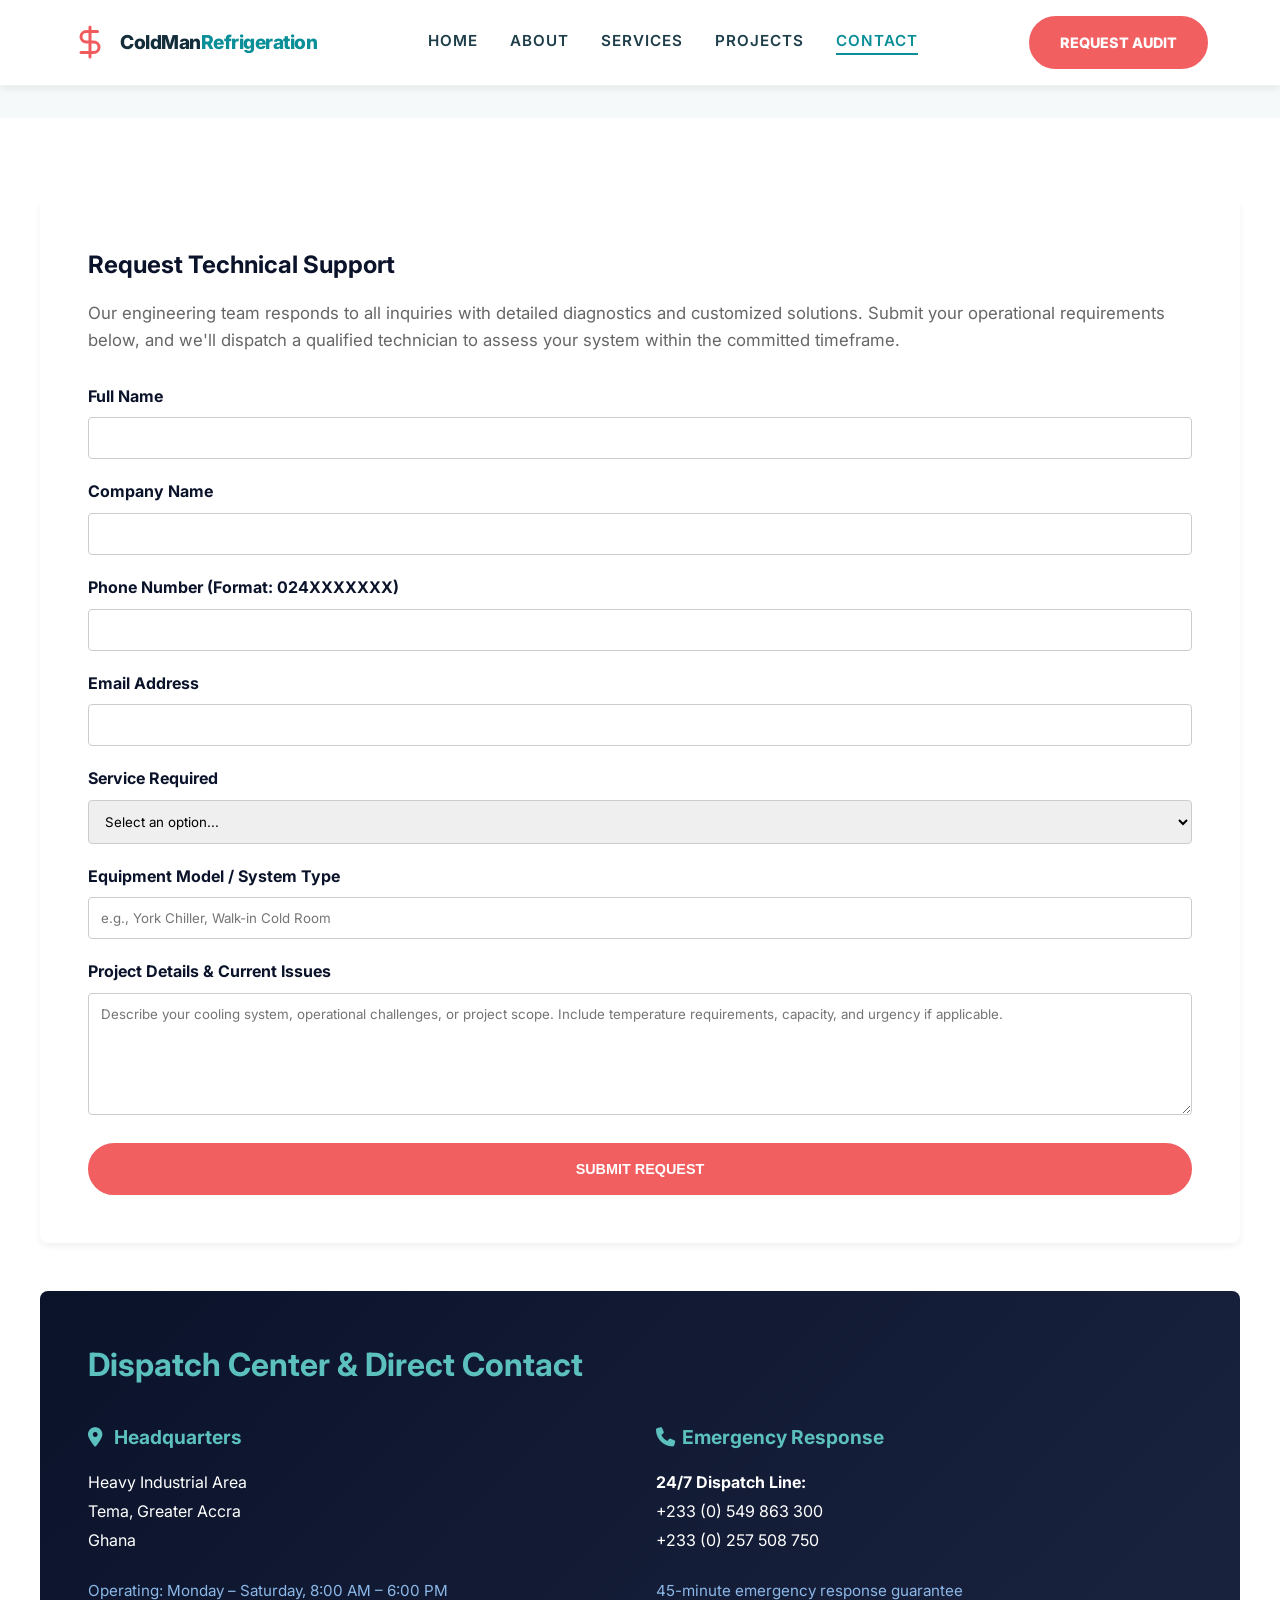
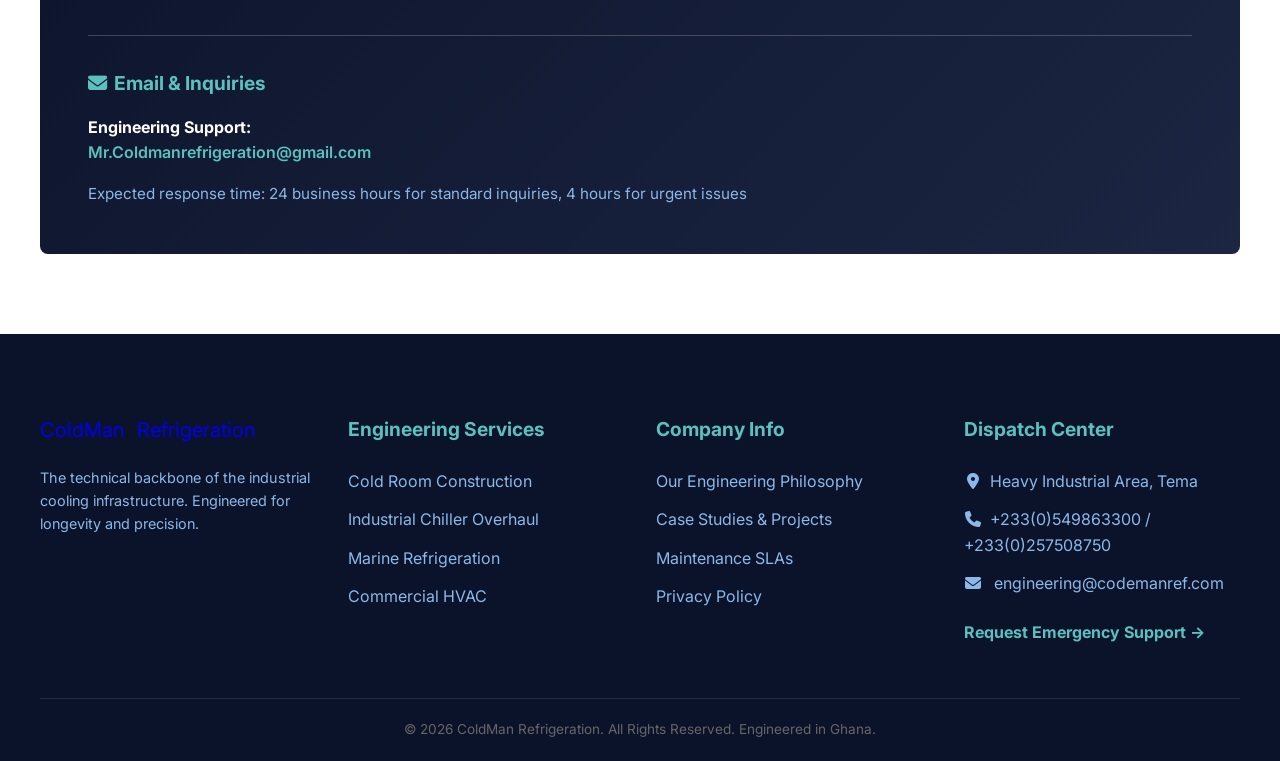
<file: contact.html>
<!DOCTYPE html>
<html lang="en">

<head>
    <meta charset="UTF-8">
    <meta name="viewport" content="width=device-width, initial-scale=1.0">
    <title>Contact | ColdMan Refrigeration</title>
    <link rel="stylesheet" href="style.css">
    <link rel="stylesheet" href="https://cdnjs.cloudflare.com/ajax/libs/font-awesome/6.5.1/css/all.min.css">
    <style>
        body {
            background-color: #f5f9f9;
        }

        .form-group {
            margin-bottom: 20px;
        }

        .form-group label {
            display: block;
            margin-bottom: 8px;
            font-weight: bold;
            color: #0b132b;
        }

        .form-control {
            width: 100%;
            padding: 12px;
            border: 1px solid #ccc;
            border-radius: 4px;
            font-family: inherit;
        }

        .form-control:focus {
            outline: none;
            border-color: #5BC0BE;
            box-shadow: 0 0 5px rgba(91, 192, 190, 0.4);
        }
    </style>
</head>

<body>
    <header
        style="background-color: rgba(255, 255, 255, 0.98); backdrop-filter: blur(10px); position: sticky; width: 100%; top: 0; z-index: 1000; border-bottom: 1px solid rgba(0, 0, 0, 0.05); box-shadow: 0 4px 6px rgba(0,0,0,0.05);">
        <div class="nav-container"
            style="max-width: 1200px; margin: 0 auto; padding: 1rem 2rem; display: flex; justify-content: space-between; align-items: center; gap: 1.5rem;">
            <a href="index.html" class="logo logo-primary"
                style="color: #132d3a; font-size: 1.2rem; text-decoration: none; display: flex; align-items: center; gap: 0.75rem;">
                <svg style="width: 36px; height: 36px;" viewBox="0 0 24 24" fill="none" stroke="#f05b5e"
                    stroke-width="2" stroke-linecap="round" stroke-linejoin="round">
                    <path d="M12 2v20M17 5H9.5a3.5 3.5 0 0 0 0 7h5a3.5 3.5 0 0 1 0 7H6" />
                </svg>
                <span>ColdMan<span style="color: #0a8f98;">Refrigeration</span></span>
            </a>
            <nav class="nav-links" style="display: flex; gap: 2rem; flex: 1; justify-content: center;">
                <a href="index.html"
                    style="color: #1d3d49; text-decoration: none; font-weight: 600; font-size: 0.95rem;">Home</a>
                <a href="about.html"
                    style="color: #1d3d49; text-decoration: none; font-weight: 600; font-size: 0.95rem;">About</a>
                <a href="services.html"
                    style="color: #1d3d49; text-decoration: none; font-weight: 600; font-size: 0.95rem;">Services</a>
                <a href="projects.html"
                    style="color: #1d3d49; text-decoration: none; font-weight: 600; font-size: 0.95rem;">Projects</a>
                <a href="contact.html"
                    style="color: #0b8e97; text-decoration: none; font-weight: 600; font-size: 0.95rem; border-bottom: 2px solid #0b8e97;">Contact</a>
            </nav>
            <a href="contact.html"
                style="background-color: #f15f61; color: #ffffff; padding: 0.8rem 1.8rem; border-radius: 999px; text-decoration: none; font-weight: 800; text-transform: uppercase; font-size: 0.9rem; border: 2px solid #f15f61; cursor: pointer; white-space: nowrap;">Request
                Audit</a>
        </div>
    </header>

    <section style="padding: 80px 2rem; background-color: #ffffff; margin-top: 2rem;">
        <div style="max-width: 1200px; margin: 0 auto;">
            <!-- Request Technical Support Section -->
            <div
                style="background: white; padding: 3rem; border-radius: 8px; box-shadow: 0 4px 6px rgba(0,0,0,0.05); margin-bottom: 3rem;">
                <h2 style="color: #0b132b; margin-bottom: 1rem;">Request Technical Support</h2>
                <p style="margin-bottom: 30px; color: #666; font-size: 1.05rem;">Our engineering team responds to all
                    inquiries with detailed diagnostics and customized solutions. Submit your operational requirements
                    below, and we'll dispatch a qualified technician to assess your system within the committed
                    timeframe.</p>

                <form action="process.php" method="POST">
                    <div class="form-group">
                        <label>Full Name</label>
                        <input type="text" name="client_name" class="form-control" required>
                    </div>

                    <div class="form-group">
                        <label>Company Name</label>
                        <input type="text" name="company_name" class="form-control">
                    </div>

                    <div class="form-group">
                        <label>Phone Number (Format: 024XXXXXXX)</label>
                        <input type="tel" name="client_phone" class="form-control" required>
                    </div>

                    <div class="form-group">
                        <label>Email Address</label>
                        <input type="email" name="email" class="form-control">
                    </div>

                    <div class="form-group">
                        <label>Service Required</label>
                        <select name="service_type" class="form-control" required>
                            <option value="">Select an option...</option>
                            <option value="Cold Room Installation">Cold Room Installation</option>
                            <option value="Chiller Maintenance">Chiller Maintenance</option>
                            <option value="Vessel Freezer Repair">Vessel Freezer Repair</option>
                            <option value="Mortuary Storage Systems">Mortuary Storage Systems</option>
                            <option value="Commercial HVAC">Commercial HVAC</option>
                            <option value="Preventative Maintenance Audit">Preventative Maintenance Audit</option>
                            <option value="Emergency Breakdown">Emergency Breakdown</option>
                        </select>
                    </div>

                    <div class="form-group">
                        <label>Equipment Model / System Type</label>
                        <input type="text" name="equipment_model" class="form-control"
                            placeholder="e.g., York Chiller, Walk-in Cold Room">
                    </div>

                    <div class="form-group">
                        <label>Project Details & Current Issues</label>
                        <textarea name="details" rows="6" class="form-control"
                            placeholder="Describe your cooling system, operational challenges, or project scope. Include temperature requirements, capacity, and urgency if applicable."
                            required></textarea>
                    </div>

                    <button type="submit" class="btn-primary"
                        style="background-color: #f15f61; color: #ffffff; padding: 1rem 2rem; border-radius: 999px; text-decoration: none; font-weight: 800; text-transform: uppercase; font-size: 0.9rem; border: 2px solid #f15f61; cursor: pointer; width: 100%;">Submit
                        Request</button>
                </form>
            </div>

            <!-- Dispatch Center Section -->
            <div
                style="background: linear-gradient(135deg, #0b132b 0%, #1c2541 100%); color: white; padding: 3rem; border-radius: 8px;">
                <h2 style="color: #5BC0BE; margin-bottom: 2rem; font-size: 2rem;">Dispatch Center & Direct Contact</h2>

                <div style="display: grid; grid-template-columns: 1fr 1fr; gap: 2rem; margin-bottom: 2rem;">
                    <div>
                        <h3 style="color: #5BC0BE; margin-bottom: 1rem; font-size: 1.2rem;"><i
                                class="fa-solid fa-location-dot" style="margin-right: 0.75rem;"></i>Headquarters</h3>
                        <p style="line-height: 1.8; margin-bottom: 1.5rem;">
                            Heavy Industrial Area<br>
                            Tema, Greater Accra<br>
                            Ghana
                        </p>
                        <p style="font-size: 0.95rem; color: var(--text-muted);">Operating: Monday – Saturday, 8:00 AM –
                            6:00 PM</p>
                    </div>

                    <div>
                        <h3 style="color: var(--highlight); margin-bottom: 1rem; font-size: 1.2rem;"><i
                                class="fa-solid fa-phone inline-icon"></i>Emergency Response</h3>
                        <p style="line-height: 1.8; margin-bottom: 1.5rem;">
                            <strong>24/7 Dispatch Line:</strong><br>
                            +233 (0) 549 863 300<br>
                            +233 (0) 257 508 750
                        </p>
                        <p style="font-size: 0.95rem; color: var(--text-muted);">45-minute emergency response guarantee
                        </p>
                    </div>
                </div>

                <div style="border-top: 1px solid rgba(255,255,255,0.2); padding-top: 2rem; margin-top: 2rem;">
                    <h3 style="color: var(--highlight); margin-bottom: 1rem; font-size: 1.2rem;"><i
                            class="fa-solid fa-envelope inline-icon"></i>Email & Inquiries</h3>
                    <p style="margin-bottom: 0.5rem;">
                        <strong>Engineering Support:</strong><br>
                        <a href="mailto:Mr.Coldmanrefrigeration@gmail.com"
                            style="color: var(--highlight); text-decoration: none; font-weight: 600;">Mr.Coldmanrefrigeration@gmail.com</a>
                    </p>
                    <p style="font-size: 0.95rem; color: var(--text-muted); margin-top: 1rem;">Expected response time:
                        24 business hours for standard inquiries, 4 hours for urgent issues</p>
                </div>
            </div>

    </section>
    <footer class="fat-footer">
        <div class="container grid-4 footer-top">
            <div style="grid-column: span 1;">
                <a href="index.html" class="logo" style="margin-bottom: 20px;">ColdMan<span>Refrigeration</span></a>
                <p style="color: var(--text-muted); font-size: 0.9rem;">The technical backbone of the industrial cooling
                    infrastructure. Engineered for longevity and precision.</p>
            </div>

            <div class="footer-lists">
                <h4>Engineering Services</h4>
                <ul>
                    <li><a href="services.html#coldrooms">Cold Room Construction</a></li>
                    <li><a href="services.html#chillers">Industrial Chiller Overhaul</a></li>
                    <li><a href="services.html#marine">Marine Refrigeration</a></li>
                    <li><a href="services.html#hvac">Commercial HVAC</a></li>
                </ul>
            </div>

            <div class="footer-lists">
                <h4>Company Info</h4>
                <ul>
                    <li><a href="about.html">Our Engineering Philosophy</a></li>
                    <li><a href="projects.html">Case Studies & Projects</a></li>
                    <li><a href="terms.html">Maintenance SLAs</a></li>
                    <li><a href="privacy.html">Privacy Policy</a></li>
                </ul>
            </div>

            <div class="footer-lists">
                <h4>Dispatch Center</h4>
                <ul>
                    <li style="color: var(--text-muted);"><i class="fa-solid fa-location-dot inline-icon"></i>Heavy
                        Industrial Area, Tema</li>
                    <li style="color: var(--text-muted);"><i class="fa-solid fa-phone inline-icon"></i>+233(0)549863300
                        / +233(0)257508750</li>
                    <li style="color: var(--text-muted);"><i class="fa-solid fa-envelope inline-icon"></i> <a
                            href="mailto:engineering@codemanref.com">engineering@codemanref.com</a></li>
                    <li><a href="contact.html"
                            style="color: var(--highlight); font-weight: bold; display: inline-block; margin-top: 10px;">Request
                            Emergency Support &rarr;</a></li>
                </ul>
            </div>
        </div>
        <div class="container text-center" style="font-size: 0.85rem; color: #666;">
            <p>&copy; 2026 ColdMan Refrigeration. All Rights Reserved. Engineered in Ghana.</p>
        </div>
    </footer>

</body>

</html>
</file>
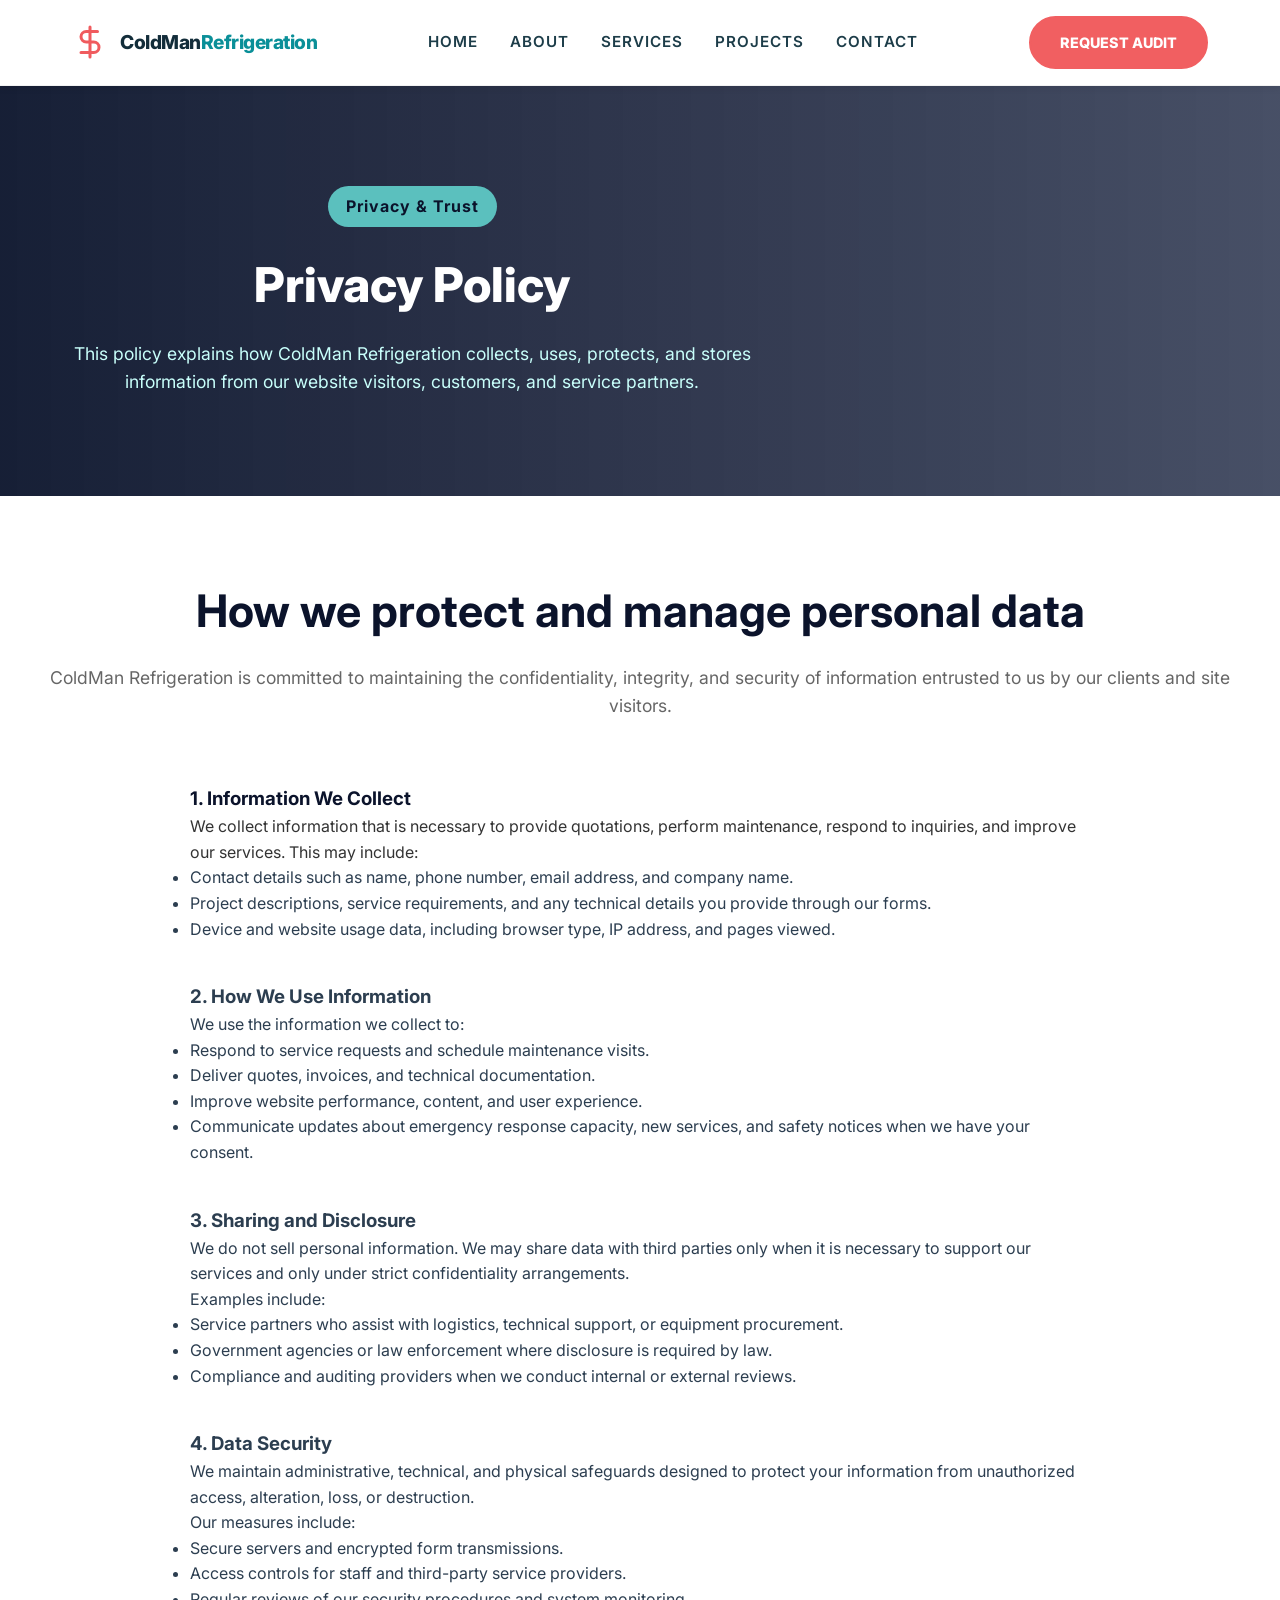
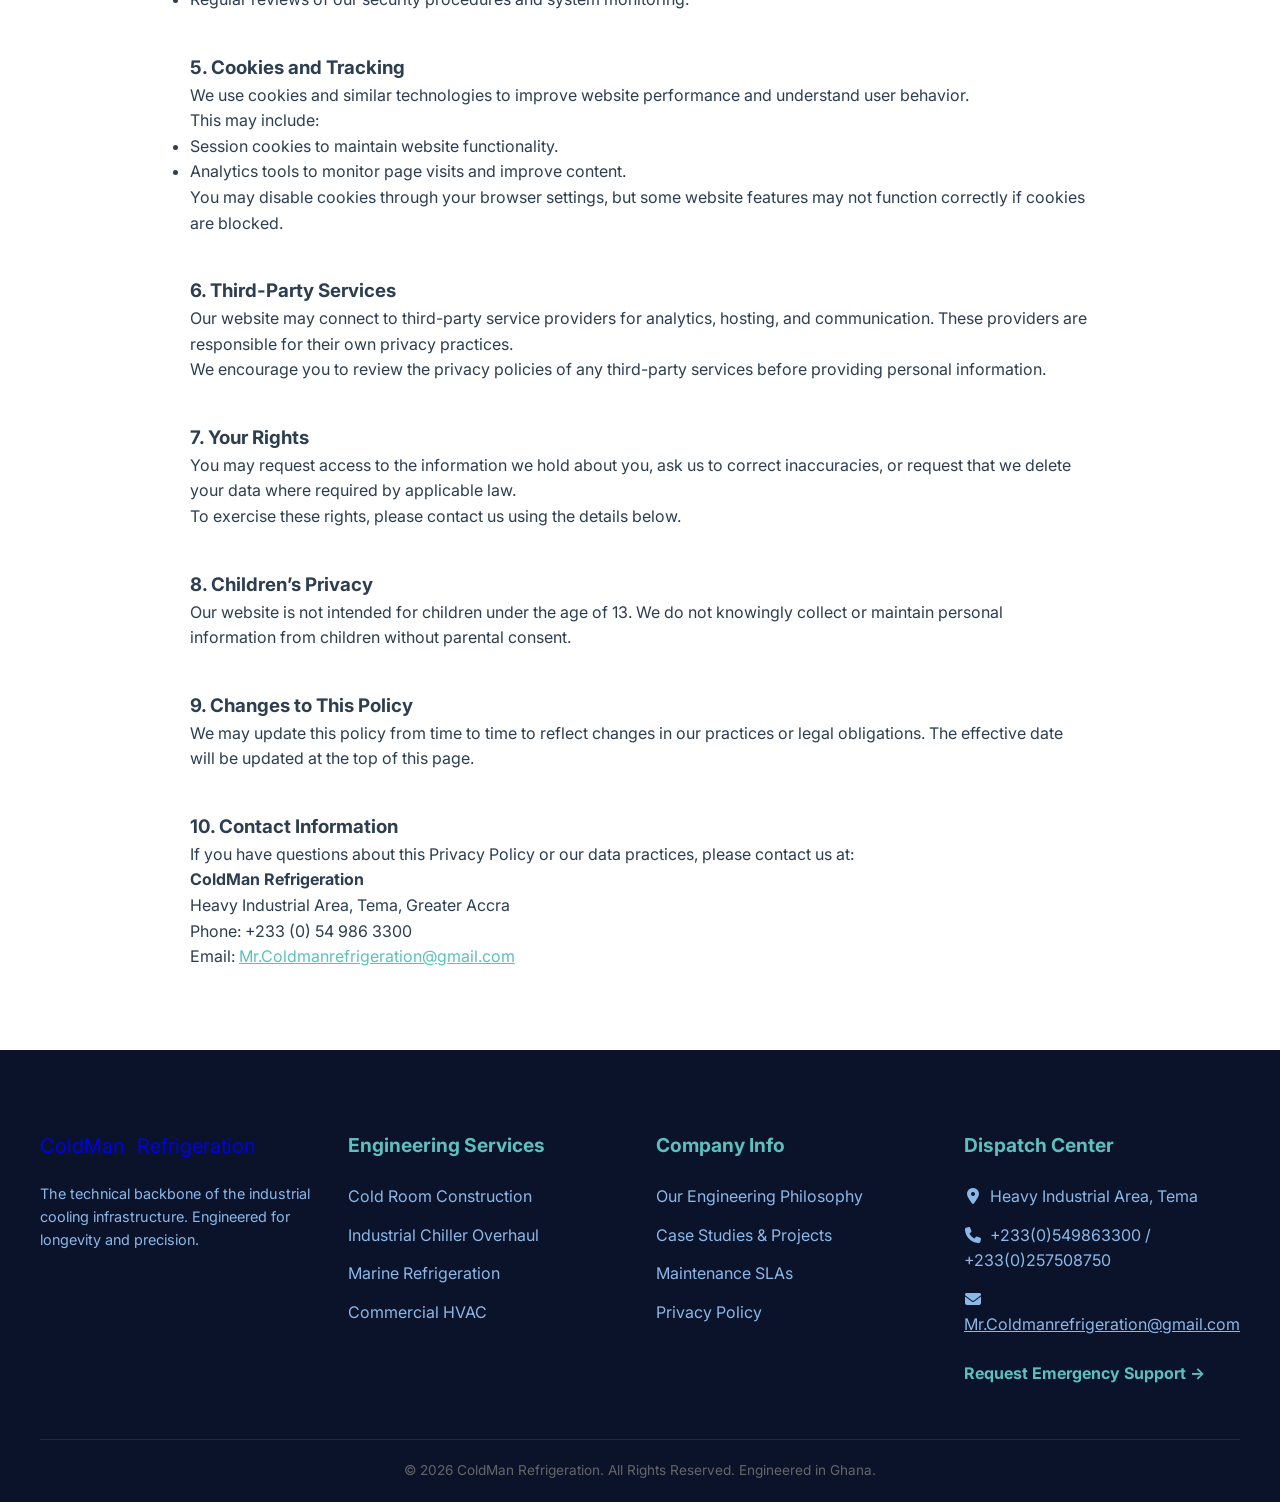
<file: privacy.html>
<!DOCTYPE html>
<html lang="en">

<head>
    <meta charset="UTF-8">
    <meta name="viewport" content="width=device-width, initial-scale=1.0">
    <meta name="description"
        content="Privacy Policy for ColdMan Refrigeration, outlining how customer and visitor information is collected, used, and protected.">
    <title>Privacy Policy | ColdMan Refrigeration</title>
    <link rel="stylesheet" href="style.css">
    <link rel="stylesheet" href="https://cdnjs.cloudflare.com/ajax/libs/font-awesome/6.5.1/css/all.min.css">
</head>

<body style="background-color: #f5f9f9;">
    <header
        style="background-color: rgba(255, 255, 255, 0.98); backdrop-filter: blur(10px); position: sticky; width: 100%; top: 0; z-index: 1000; border-bottom: 1px solid rgba(0, 0, 0, 0.05); box-shadow: 0 4px 6px rgba(0,0,0,0.05);">
        <div class="nav-container"
            style="max-width: 1200px; margin: 0 auto; padding: 1rem 2rem; display: flex; justify-content: space-between; align-items: center; gap: 1.5rem;">
            <a href="index.html" class="logo logo-primary"
                style="color: #132d3a; font-size: 1.2rem; text-decoration: none; display: flex; align-items: center; gap: 0.75rem;">
                <svg style="width: 36px; height: 36px;" viewBox="0 0 24 24" fill="none" stroke="#f05b5e"
                    stroke-width="2" stroke-linecap="round" stroke-linejoin="round">
                    <path d="M12 2v20M17 5H9.5a3.5 3.5 0 0 0 0 7h5a3.5 3.5 0 0 1 0 7H6" />
                </svg>
                <span>ColdMan<span style="color: #0a8f98;">Refrigeration</span></span>
            </a>
            <nav class="nav-links" style="display: flex; gap: 2rem; flex: 1; justify-content: center;">
                <a href="index.html"
                    style="color: #1d3d49; text-decoration: none; font-weight: 600; font-size: 0.95rem;">Home</a>
                <a href="about.html"
                    style="color: #1d3d49; text-decoration: none; font-weight: 600; font-size: 0.95rem;">About</a>
                <a href="services.html"
                    style="color: #1d3d49; text-decoration: none; font-weight: 600; font-size: 0.95rem;">Services</a>
                <a href="projects.html"
                    style="color: #1d3d49; text-decoration: none; font-weight: 600; font-size: 0.95rem;">Projects</a>
                <a href="contact.html"
                    style="color: #1d3d49; text-decoration: none; font-weight: 600; font-size: 0.95rem;">Contact</a>
            </nav>
            <a href="contact.html"
                style="background-color: #f15f61; color: #ffffff; padding: 0.8rem 1.8rem; border-radius: 999px; text-decoration: none; font-weight: 800; text-transform: uppercase; font-size: 0.9rem; border: 2px solid #f15f61; cursor: pointer; white-space: nowrap;">Request
                Audit</a>
        </div>
    </header>

    <section
        style="background: linear-gradient(to right, rgba(11, 19, 43, 0.95), rgba(28, 37, 65, 0.8)), url('https://images.unsplash.com/photo-1542838132-92c53300491e?ixlib=rb-4.0.3&auto=format&fit=crop&w=1920&q=80') center/cover; display: flex; align-items: center; padding: 100px 2rem; color: white;">
        <div style="text-align: center;">
            <span
                style="background: #5BC0BE; color: #0b132b; padding: 8px 18px; border-radius: 24px; font-weight: 700; display: inline-block; margin-bottom: 20px; letter-spacing: 1px;">Privacy
                & Trust</span>
            <h1 style="font-size: 3rem; font-weight: 800; margin-bottom: 1rem;">Privacy Policy</h1>
            <p style="font-size: 1.1rem; color: #c8fffb; max-width: 760px; margin: 0 auto;">This policy explains how
                ColdMan Refrigeration collects, uses, protects, and stores information from our website visitors,
                customers, and service partners.</p>
        </div>
    </section>

    <section style="padding: 80px 2rem; background-color: #ffffff;">
        <div style="max-width: 1200px; margin: 0 auto;">
            <div style="text-align: center; margin-bottom: 4rem;">
                <h2 style="font-size: 2.8rem; color: #0b132b; margin-bottom: 1rem;">How we protect and manage personal
                    data</h2>
                <p style="color: #666; font-size: 1.1rem;">ColdMan Refrigeration is committed to maintaining the
                    confidentiality, integrity, and security of information entrusted to us by our clients and site
                    visitors.</p>
            </div>

            <div style="max-width: 900px; margin: 0 auto;">
                <article style="margin-bottom: 2.5rem;">
                    <h3 style="color: #0b132b;">1. Information We Collect</h3>
                    <p style="color: #333;">We collect information that is necessary to provide quotations, perform
                        maintenance, respond to inquiries, and improve our services. This may include:</p>
                    <ul>
                        <li>Contact details such as name, phone number, email address, and company name.</li>
                        <li>Project descriptions, service requirements, and any technical details you provide through
                            our forms.</li>
                        <li>Device and website usage data, including browser type, IP address, and pages viewed.</li>
                    </ul>
                </article>

                <article style="margin-bottom: 2.5rem;">
                    <h3>2. How We Use Information</h3>
                    <p>We use the information we collect to:</p>
                    <ul>
                        <li>Respond to service requests and schedule maintenance visits.</li>
                        <li>Deliver quotes, invoices, and technical documentation.</li>
                        <li>Improve website performance, content, and user experience.</li>
                        <li>Communicate updates about emergency response capacity, new services, and safety notices when
                            we have your consent.</li>
                    </ul>
                </article>

                <article style="margin-bottom: 2.5rem;">
                    <h3>3. Sharing and Disclosure</h3>
                    <p>We do not sell personal information. We may share data with third parties only when it is
                        necessary to support our services and only under strict confidentiality arrangements.</p>
                    <p>Examples include:</p>
                    <ul>
                        <li>Service partners who assist with logistics, technical support, or equipment procurement.
                        </li>
                        <li>Government agencies or law enforcement where disclosure is required by law.</li>
                        <li>Compliance and auditing providers when we conduct internal or external reviews.</li>
                    </ul>
                </article>

                <article style="margin-bottom: 2.5rem;">
                    <h3>4. Data Security</h3>
                    <p>We maintain administrative, technical, and physical safeguards designed to protect your
                        information from unauthorized access, alteration, loss, or destruction.</p>
                    <p>Our measures include:</p>
                    <ul>
                        <li>Secure servers and encrypted form transmissions.</li>
                        <li>Access controls for staff and third-party service providers.</li>
                        <li>Regular reviews of our security procedures and system monitoring.</li>
                    </ul>
                </article>

                <article style="margin-bottom: 2.5rem;">
                    <h3>5. Cookies and Tracking</h3>
                    <p>We use cookies and similar technologies to improve website performance and understand user
                        behavior.</p>
                    <p>This may include:</p>
                    <ul>
                        <li>Session cookies to maintain website functionality.</li>
                        <li>Analytics tools to monitor page visits and improve content.</li>
                    </ul>
                    <p>You may disable cookies through your browser settings, but some website features may not function
                        correctly if cookies are blocked.</p>
                </article>

                <article style="margin-bottom: 2.5rem;">
                    <h3>6. Third-Party Services</h3>
                    <p>Our website may connect to third-party service providers for analytics, hosting, and
                        communication. These providers are responsible for their own privacy practices.</p>
                    <p>We encourage you to review the privacy policies of any third-party services before providing
                        personal information.</p>
                </article>

                <article style="margin-bottom: 2.5rem;">
                    <h3>7. Your Rights</h3>
                    <p>You may request access to the information we hold about you, ask us to correct inaccuracies, or
                        request that we delete your data where required by applicable law.</p>
                    <p>To exercise these rights, please contact us using the details below.</p>
                </article>

                <article style="margin-bottom: 2.5rem;">
                    <h3>8. Children’s Privacy</h3>
                    <p>Our website is not intended for children under the age of 13. We do not knowingly collect or
                        maintain personal information from children without parental consent.</p>
                </article>

                <article style="margin-bottom: 2.5rem;">
                    <h3>9. Changes to This Policy</h3>
                    <p>We may update this policy from time to time to reflect changes in our practices or legal
                        obligations. The effective date will be updated at the top of this page.</p>
                </article>

                <article>
                    <h3>10. Contact Information</h3>
                    <p>If you have questions about this Privacy Policy or our data practices, please contact us at:</p>
                    <p><strong>ColdMan Refrigeration</strong><br>
                        Heavy Industrial Area, Tema, Greater Accra<br>
                        Phone: +233 (0) 54 986 3300<br>
                        Email: <a href="mailto:Mr.Coldmanrefrigeration@gmail.com"
                            style="color: var(--highlight);">Mr.Coldmanrefrigeration@gmail.com</a></p>
                </article>
            </div>
    </section>

    <footer class="fat-footer">
        <div class="container grid-4 footer-top">
            <div style="grid-column: span 1;">
                <a href="index.html" class="logo" style="margin-bottom: 20px;">ColdMan<span>Refrigeration</span></a>
                <p style="color: var(--text-muted); font-size: 0.9rem;">The technical backbone of the industrial cooling
                    infrastructure. Engineered for longevity and precision.</p>
            </div>

            <div class="footer-lists">
                <h4>Engineering Services</h4>
                <ul>
                    <li><a href="services.html#coldrooms">Cold Room Construction</a></li>
                    <li><a href="services.html#chillers">Industrial Chiller Overhaul</a></li>
                    <li><a href="services.html#marine">Marine Refrigeration</a></li>
                    <li><a href="services.html#hvac">Commercial HVAC</a></li>
                </ul>
            </div>

            <div class="footer-lists">
                <h4>Company Info</h4>
                <ul>
                    <li><a href="about.html">Our Engineering Philosophy</a></li>
                    <li><a href="projects.html">Case Studies & Projects</a></li>
                    <li><a href="terms.html">Maintenance SLAs</a></li>
                    <li><a href="privacy.html">Privacy Policy</a></li>
                </ul>
            </div>

            <div class="footer-lists">
                <h4>Dispatch Center</h4>
                <ul>
                    <li style="color: var(--text-muted);"><i class="fa-solid fa-location-dot inline-icon"></i>Heavy
                        Industrial Area, Tema</li>
                    <li style="color: var(--text-muted);"><i class="fa-solid fa-phone inline-icon"></i>+233(0)549863300
                        / +233(0)257508750</li>
                    <li style="color: var(--text-muted);"><i class="fa-solid fa-envelope inline-icon"></i><a
                            href="mailto:Mr.Coldmanrefrigeration@gmail.com"
                            style="color: var(--text-muted); text-decoration: underline;">Mr.Coldmanrefrigeration@gmail.com</a>
                    </li>
                    <li><a href="contact.html"
                            style="color: var(--highlight); font-weight: bold; display: inline-block; margin-top: 10px;">Request
                            Emergency Support &rarr;</a></li>
                </ul>
            </div>
        </div>
        <div class="container text-center" style="font-size: 0.85rem; color: #666;">
            <p>&copy; 2026 ColdMan Refrigeration. All Rights Reserved. Engineered in Ghana.</p>
        </div>
    </footer>
</body>

</html>
</file>
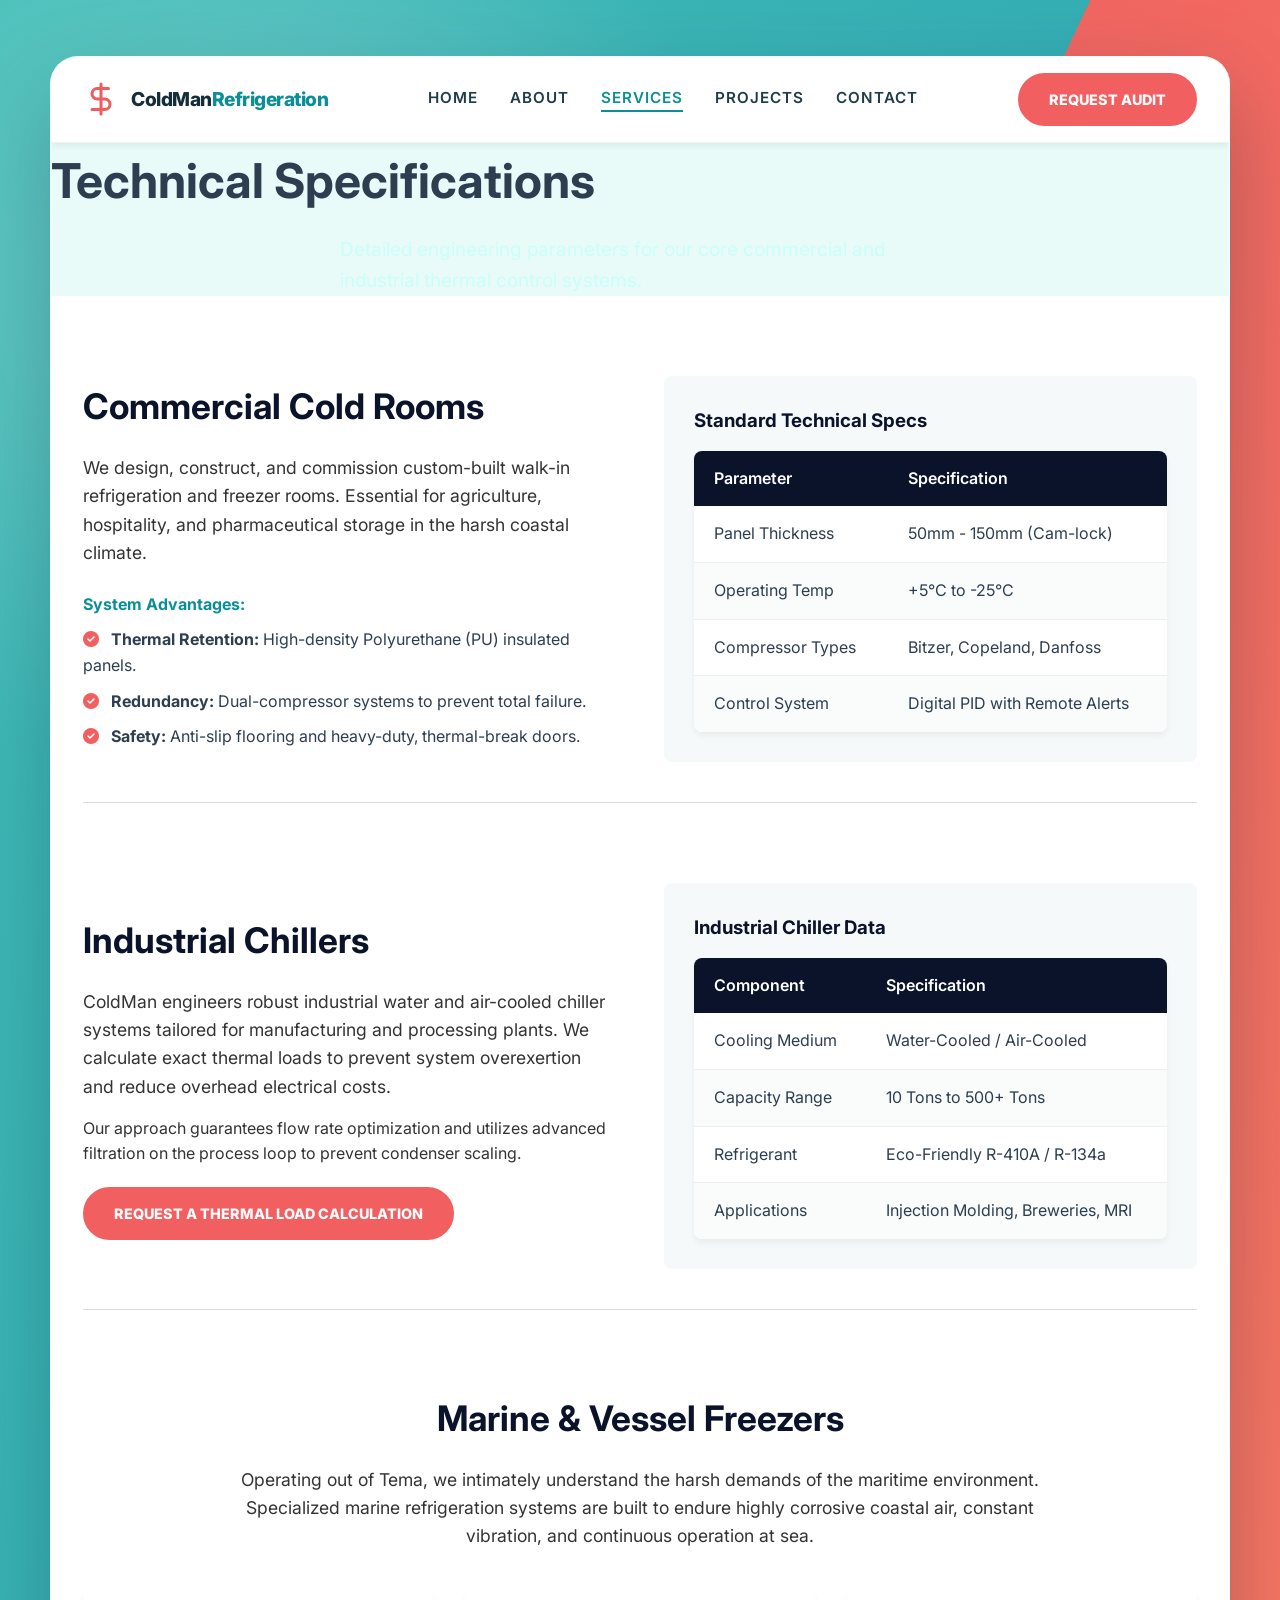
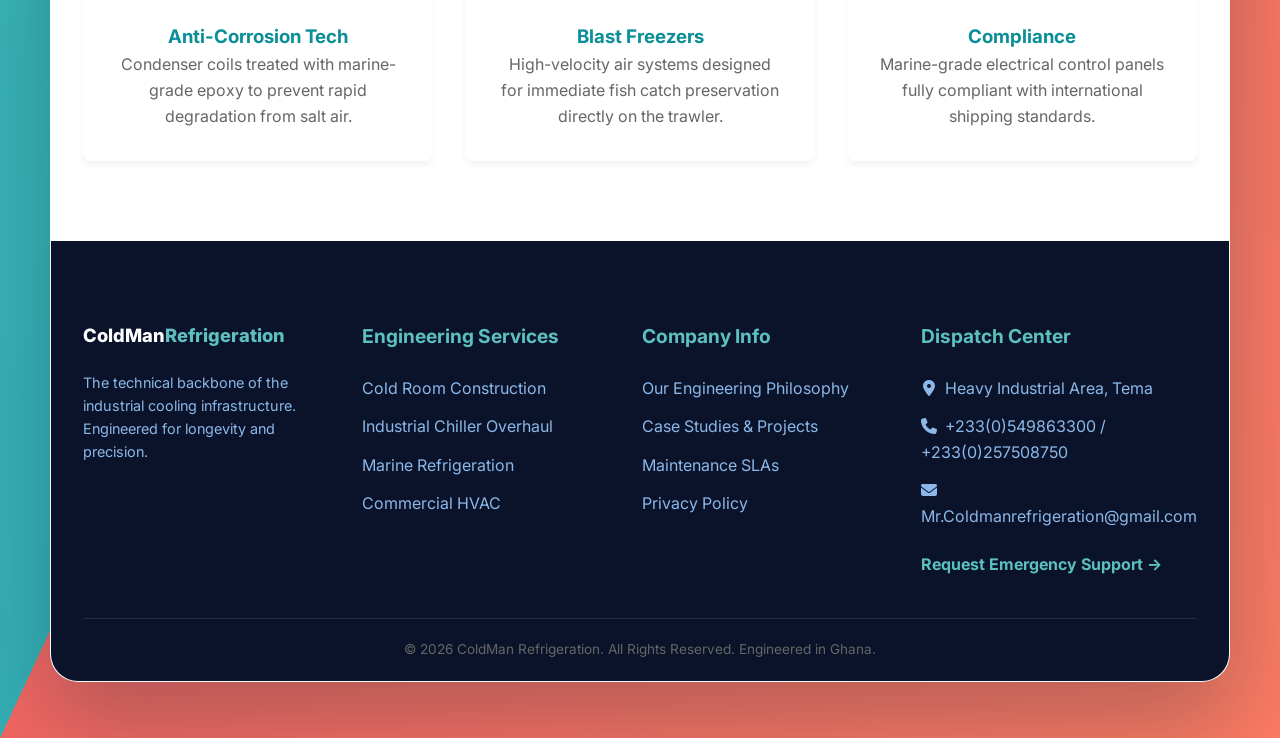
<file: services.html>
<!DOCTYPE html>
<html lang="en">

<head>
    <meta charset="UTF-8">
    <meta name="viewport" content="width=device-width, initial-scale=1.0">
    <meta name="description"
        content="Technical specifications for commercial cold rooms, chillers, and marine refrigeration.">
    <title>Technical Services | ColdMan Refrigeration</title>
    <link rel="stylesheet" href="style.css">
    <link rel="stylesheet" href="https://cdnjs.cloudflare.com/ajax/libs/font-awesome/6.5.1/css/all.min.css">
</head>

<body class="home-shell">
    <main class="mockup-stage">
        <div class="site-frame">
            <header
                style="background-color: rgba(255, 255, 255, 0.98); backdrop-filter: blur(10px); position: sticky; width: 100%; top: 0; z-index: 1000; border-bottom: 1px solid rgba(0, 0, 0, 0.05); box-shadow: 0 4px 6px rgba(0,0,0,0.05);">
                <div class="nav-container"
                    style="max-width: 1200px; margin: 0 auto; padding: 1rem 2rem; display: flex; justify-content: space-between; align-items: center; gap: 1.5rem;">
                    <a href="index.html" class="logo logo-primary"
                        style="color: #132d3a; font-size: 1.2rem; text-decoration: none; display: flex; align-items: center; gap: 0.75rem;">
                        <svg style="width: 36px; height: 36px;" viewBox="0 0 24 24" fill="none" stroke="#f05b5e"
                            stroke-width="2" stroke-linecap="round" stroke-linejoin="round">
                            <path d="M12 2v20M17 5H9.5a3.5 3.5 0 0 0 0 7h5a3.5 3.5 0 0 1 0 7H6" />
                        </svg>
                        <span>ColdMan<span style="color: #0a8f98;">Refrigeration</span></span>
                    </a>
                    <nav class="nav-links" style="display: flex; gap: 2rem; flex: 1; justify-content: center;">
                        <a href="index.html"
                            style="color: #1d3d49; text-decoration: none; font-weight: 600; font-size: 0.95rem;">Home</a>
                        <a href="about.html"
                            style="color: #1d3d49; text-decoration: none; font-weight: 600; font-size: 0.95rem;">About</a>
                        <a href="services.html"
                            style="color: #0b8e97; text-decoration: none; font-weight: 600; font-size: 0.95rem; border-bottom: 2px solid #0b8e97;">Services</a>
                        <a href="projects.html"
                            style="color: #1d3d49; text-decoration: none; font-weight: 600; font-size: 0.95rem;">Projects</a>
                        <a href="contact.html"
                            style="color: #1d3d49; text-decoration: none; font-weight: 600; font-size: 0.95rem;">Contact</a>
                    </nav>
                    <a href="contact.html"
                        style="background-color: #f15f61; color: #ffffff; padding: 0.8rem 1.8rem; border-radius: 999px; text-decoration: none; font-weight: 800; text-transform: uppercase; font-size: 0.9rem; border: 2px solid #f15f61; cursor: pointer; white-space: nowrap;">Request
                        Audit</a>
                </div>
            </header style="background: linear-gradient(to right, rgba(11, 19, 43, 0.9), rgba(28, 37, 65, 0.85)),
                url('https://images.unsplash.com/photo-1598512233125-58d584c36581?ixlib=rb-4.0.3&auto=format&fit=crop&w=1920&q=80')
                center/cover; color: white; padding: 100px 2rem; text-align: center;" />
            <div style="max-width: 1200px; margin: 0 auto;">
                <h1 style="font-size: 3rem; margin-bottom: 15px;">Technical Specifications</h1>
                <p style="font-size: 1.2rem; color: #c8fffb; max-width: 600px; margin: 0 auto;">Detailed engineering
                    parameters for our core commercial and industrial thermal control systems.</p>
            </div>
            </section>

            <section style="padding: 80px 2rem; background-color: #ffffff;">
                <div style="max-width: 1200px; margin: 0 auto;">

                    <article id="coldrooms"
                        style="margin-bottom: 80px; padding-bottom: 40px; border-bottom: 1px solid #ddd;">
                        <div style="display: grid; grid-template-columns: 1fr 1fr; gap: 3rem; align-items: center;">
                            <div>
                                <h2 style="font-size: 2.2rem; color: #0b132b; margin-bottom: 20px;">Commercial Cold
                                    Rooms</h2>
                                <p style="margin-bottom: 15px; font-size: 1.1rem; color: #333;">We design, construct,
                                    and
                                    commission custom-built walk-in refrigeration and freezer rooms. Essential for
                                    agriculture,
                                    hospitality, and pharmaceutical storage in the harsh coastal climate.</p>

                                <h4 style="margin: 25px 0 10px; color: #0a8f98;">System Advantages:</h4>
                                <ul style="list-style-type: none; padding-left: 0;">
                                    <li style="margin-bottom: 10px;"><i class="fa-solid fa-circle-check"
                                            style="color: #f15f61; margin-right: 0.75rem;"></i><strong>Thermal
                                            Retention:</strong> High-density Polyurethane (PU) insulated panels.</li>
                                    <li style="margin-bottom: 10px;"><i class="fa-solid fa-circle-check"
                                            style="color: #f15f61; margin-right: 0.75rem;"></i><strong>Redundancy:</strong>
                                        Dual-compressor systems to prevent total failure.</li>
                                    <li style="margin-bottom: 10px;"><i class="fa-solid fa-circle-check"
                                            style="color: #f15f61; margin-right: 0.75rem;"></i><strong>Safety:</strong>
                                        Anti-slip flooring and heavy-duty, thermal-break doors.</li>
                                </ul>
                            </div>
                            <div style="background: #f5f9f9; border-radius: 8px; padding: 30px;">
                                <h3 style="margin-bottom: 15px; color: #0b132b;">Standard Technical Specs</h3>
                                <table
                                    style="width: 100%; border-collapse: collapse; background: white; border-radius: 8px; overflow: hidden; box-shadow: 0 4px 6px rgba(0,0,0,0.05);">
                                    <tr style="background-color: #0b132b; color: white;">
                                        <th style="padding: 15px 20px; text-align: left; font-weight: 600;">Parameter
                                        </th>
                                        <th style="padding: 15px 20px; text-align: left; font-weight: 600;">
                                            Specification</th>
                                    </tr>
                                    <tr style="border-bottom: 1px solid #eee;">
                                        <td style="padding: 15px 20px;">Panel Thickness</td>
                                        <td style="padding: 15px 20px;">50mm - 150mm (Cam-lock)</td>
                                    </tr>
                                    <tr style="border-bottom: 1px solid #eee; background-color: #f9fcfb;">
                                        <td style="padding: 15px 20px;">Operating Temp</td>
                                        <td style="padding: 15px 20px;">+5°C to -25°C</td>
                                    </tr>
                                    <tr style="border-bottom: 1px solid #eee;">
                                        <td style="padding: 15px 20px;">Compressor Types</td>
                                        <td style="padding: 15px 20px;">Bitzer, Copeland, Danfoss</td>
                                    </tr>
                                    <tr style="background-color: #f9fcfb;">
                                        <td style="padding: 15px 20px;">Control System</td>
                                        <td style="padding: 15px 20px;">Digital PID with Remote Alerts</td>
                                    </tr>
                                </table>
                            </div>
                        </div>
                    </article>

                    <article id="chillers"
                        style="margin-bottom: 80px; padding-bottom: 40px; border-bottom: 1px solid #ddd;">
                        <div style="display: grid; grid-template-columns: 1fr 1fr; gap: 3rem; align-items: center;">
                            <div style="background: #f5f9f9; border-radius: 8px; padding: 30px; order: 2;">
                                <h3 style="margin-bottom: 15px; color: #0b132b;">Industrial Chiller Data</h3>
                                <table
                                    style="width: 100%; border-collapse: collapse; background: white; border-radius: 8px; overflow: hidden; box-shadow: 0 4px 6px rgba(0,0,0,0.05);">
                                    <tr style="background-color: #0b132b; color: white;">
                                        <th style="padding: 15px 20px; text-align: left; font-weight: 600;">Component
                                        </th>
                                        <th style="padding: 15px 20px; text-align: left; font-weight: 600;">
                                            Specification</th>
                                    </tr>
                                    <tr style="border-bottom: 1px solid #eee;">
                                        <td style="padding: 15px 20px;">Cooling Medium</td>
                                        <td style="padding: 15px 20px;">Water-Cooled / Air-Cooled</td>
                                    </tr>
                                    <tr style="border-bottom: 1px solid #eee; background-color: #f9fcfb;">
                                        <td style="padding: 15px 20px;">Capacity Range</td>
                                        <td style="padding: 15px 20px;">10 Tons to 500+ Tons</td>
                                    </tr>
                                    <tr style="border-bottom: 1px solid #eee;">
                                        <td style="padding: 15px 20px;">Refrigerant</td>
                                        <td style="padding: 15px 20px;">Eco-Friendly R-410A / R-134a</td>
                                    </tr>
                                    <tr style="background-color: #f9fcfb;">
                                        <td style="padding: 15px 20px;">Applications</td>
                                        <td style="padding: 15px 20px;">Injection Molding, Breweries, MRI</td>
                                    </tr>
                                </table>
                            </div>
                            <div style="order: 1;">
                                <h2 style="font-size: 2.2rem; color: #0b132b; margin-bottom: 20px;">Industrial Chillers
                                </h2>
                                <p style="margin-bottom: 15px; font-size: 1.1rem; color: #333;">ColdMan engineers robust
                                    industrial water and air-cooled chiller systems tailored for manufacturing and
                                    processing
                                    plants. We calculate exact thermal loads to prevent system overexertion and reduce
                                    overhead
                                    electrical costs.</p>
                                <p style="margin-bottom: 20px; color: #333;">Our approach guarantees flow rate
                                    optimization and
                                    utilizes advanced filtration on the process loop to prevent condenser scaling.</p>
                                <a href="contact.html"
                                    style="background-color: #f15f61; color: #ffffff; padding: 0.8rem 1.8rem; border-radius: 999px; text-decoration: none; font-weight: 800; text-transform: uppercase; font-size: 0.9rem; border: 2px solid #f15f61; cursor: pointer; display: inline-block;">Request
                                    a Thermal Load Calculation</a>
                            </div>
                        </div>
                    </article>

                    <article id="marine">
                        <h2 style="font-size: 2.2rem; color: #0b132b; margin-bottom: 20px; text-align: center;">Marine &
                            Vessel
                            Freezers</h2>
                        <p
                            style="text-align: center; max-width: 800px; margin: 0 auto 40px; font-size: 1.1rem; color: #333;">
                            Operating out of Tema, we intimately understand the harsh demands of the maritime
                            environment.
                            Specialized marine refrigeration systems are built to endure highly corrosive coastal air,
                            constant
                            vibration, and continuous operation at sea.</p>

                        <div
                            style="display: grid; grid-template-columns: repeat(3, 1fr); gap: 2rem; text-align: center;">
                            <div
                                style="background: white; padding: 2rem; border-radius: 8px; box-shadow: 0 4px 6px rgba(0,0,0,0.05);">
                                <h3 style="color: #0a8f98;">Anti-Corrosion Tech</h3>
                                <p style="color: #666;">Condenser coils treated with marine-grade epoxy to prevent rapid
                                    degradation from salt air.</p>
                            </div>
                            <div
                                style="background: white; padding: 2rem; border-radius: 8px; box-shadow: 0 4px 6px rgba(0,0,0,0.05);">
                                <h3 style="color: #0a8f98;">Blast Freezers</h3>
                                <p style="color: #666;">High-velocity air systems designed for immediate fish catch
                                    preservation
                                    directly on the trawler.</p>
                            </div>
                            <div
                                style="background: white; padding: 2rem; border-radius: 8px; box-shadow: 0 4px 6px rgba(0,0,0,0.05);">
                                <h3 style="color: #0a8f98;">Compliance</h3>
                                <p style="color: #666;">Marine-grade electrical control panels fully compliant with
                                    international shipping standards.</p>
                            </div>
                        </div>
                    </article>

                </div>
            </section>

            <footer style="background-color: #0b132b; color: white; padding: 80px 2rem 20px;">
                <div
                    style="max-width: 1200px; margin: 0 auto; display: grid; grid-template-columns: repeat(4, 1fr); gap: 2rem; border-bottom: 1px solid rgba(255,255,255,0.1); padding-bottom: 40px; margin-bottom: 20px;">
                    <div>
                        <a href="index.html"
                            style="color: white; text-decoration: none; font-size: 1.15rem; font-weight: 800; margin-bottom: 20px; display: inline-block;">ColdMan<span
                                style="color: #5BC0BE;">Refrigeration</span></a>
                        <p style="color: #8bb8e8; font-size: 0.9rem;">The technical backbone of the industrial cooling
                            infrastructure. Engineered for longevity and precision.</p>
                    </div>

                    <div>
                        <h4 style="color: #5BC0BE; margin-bottom: 1.5rem; font-size: 1.2rem;">Engineering Services</h4>
                        <ul style="list-style: none;">
                            <li style="margin-bottom: 0.8rem;"><a href="services.html#coldrooms"
                                    style="color: #8bb8e8; text-decoration: none; transition: all 0.3s;">Cold Room
                                    Construction</a></li>
                            <li style="margin-bottom: 0.8rem;"><a href="services.html#chillers"
                                    style="color: #8bb8e8; text-decoration: none;">Industrial Chiller Overhaul</a></li>
                            <li style="margin-bottom: 0.8rem;"><a href="services.html#marine"
                                    style="color: #8bb8e8; text-decoration: none;">Marine Refrigeration</a></li>
                            <li style="margin-bottom: 0.8rem;"><a href="services.html#hvac"
                                    style="color: #8bb8e8; text-decoration: none;">Commercial HVAC</a></li>
                        </ul>
                    </div>

                    <div>
                        <h4 style="color: #5BC0BE; margin-bottom: 1.5rem; font-size: 1.2rem;">Company Info</h4>
                        <ul style="list-style: none;">
                            <li style="margin-bottom: 0.8rem;"><a href="about.html"
                                    style="color: #8bb8e8; text-decoration: none;">Our Engineering Philosophy</a></li>
                            <li style="margin-bottom: 0.8rem;"><a href="projects.html"
                                    style="color: #8bb8e8; text-decoration: none;">Case Studies & Projects</a></li>
                            <li style="margin-bottom: 0.8rem;"><a href="terms.html"
                                    style="color: #8bb8e8; text-decoration: none;">Maintenance SLAs</a></li>
                            <li style="margin-bottom: 0.8rem;"><a href="privacy.html"
                                    style="color: #8bb8e8; text-decoration: none;">Privacy Policy</a></li>
                        </ul>
                    </div>

                    <div>
                        <h4 style="color: #5BC0BE; margin-bottom: 1.5rem; font-size: 1.2rem;">Dispatch Center</h4>
                        <ul style="list-style: none;">
                            <li style="color: #8bb8e8; margin-bottom: 0.8rem;"><i class="fa-solid fa-location-dot"
                                    style="width: 1rem; margin-right: 0.5rem; text-align: center;"></i>Heavy Industrial
                                Area,
                                Tema</li>
                            <li style="color: #8bb8e8; margin-bottom: 0.8rem;"><i class="fa-solid fa-phone"
                                    style="width: 1rem; margin-right: 0.5rem; text-align: center;"></i>+233(0)549863300
                                /
                                +233(0)257508750</li>
                            <li style="color: #8bb8e8; margin-bottom: 0.8rem;"><i class="fa-solid fa-envelope"
                                    style="width: 1rem; margin-right: 0.5rem; text-align: center;"></i>Mr.Coldmanrefrigeration@gmail.com
                            </li>
                            <li><a href="contact.html"
                                    style="color: #5BC0BE; font-weight: bold; display: inline-block; margin-top: 10px; text-decoration: none;">Request
                                    Emergency Support →</a></li>
                        </ul>
                    </div>
                </div>
                <div style="text-align: center; font-size: 0.85rem; color: #666;">
                    <p>&copy; 2026 ColdMan Refrigeration. All Rights Reserved. Engineered in Ghana.</p>
                </div>
            </footer>

</body>

</html>
</file>
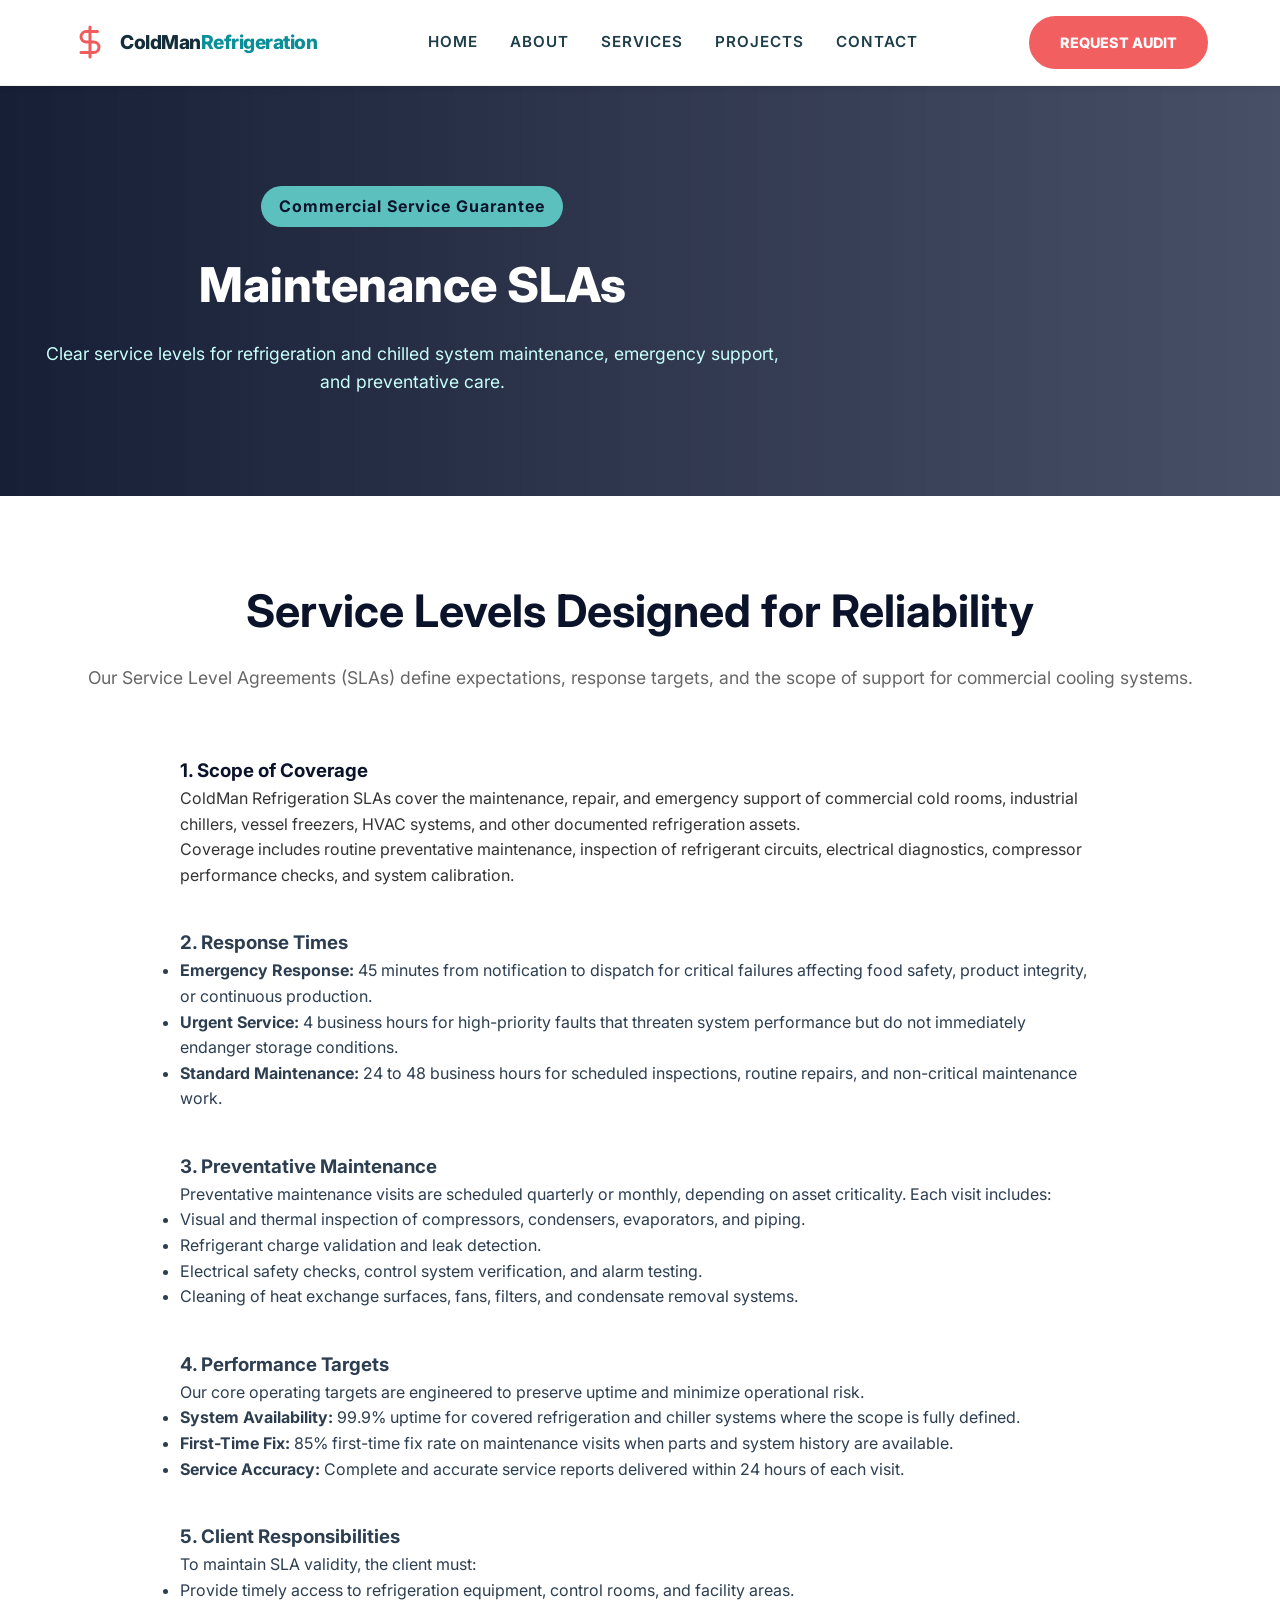
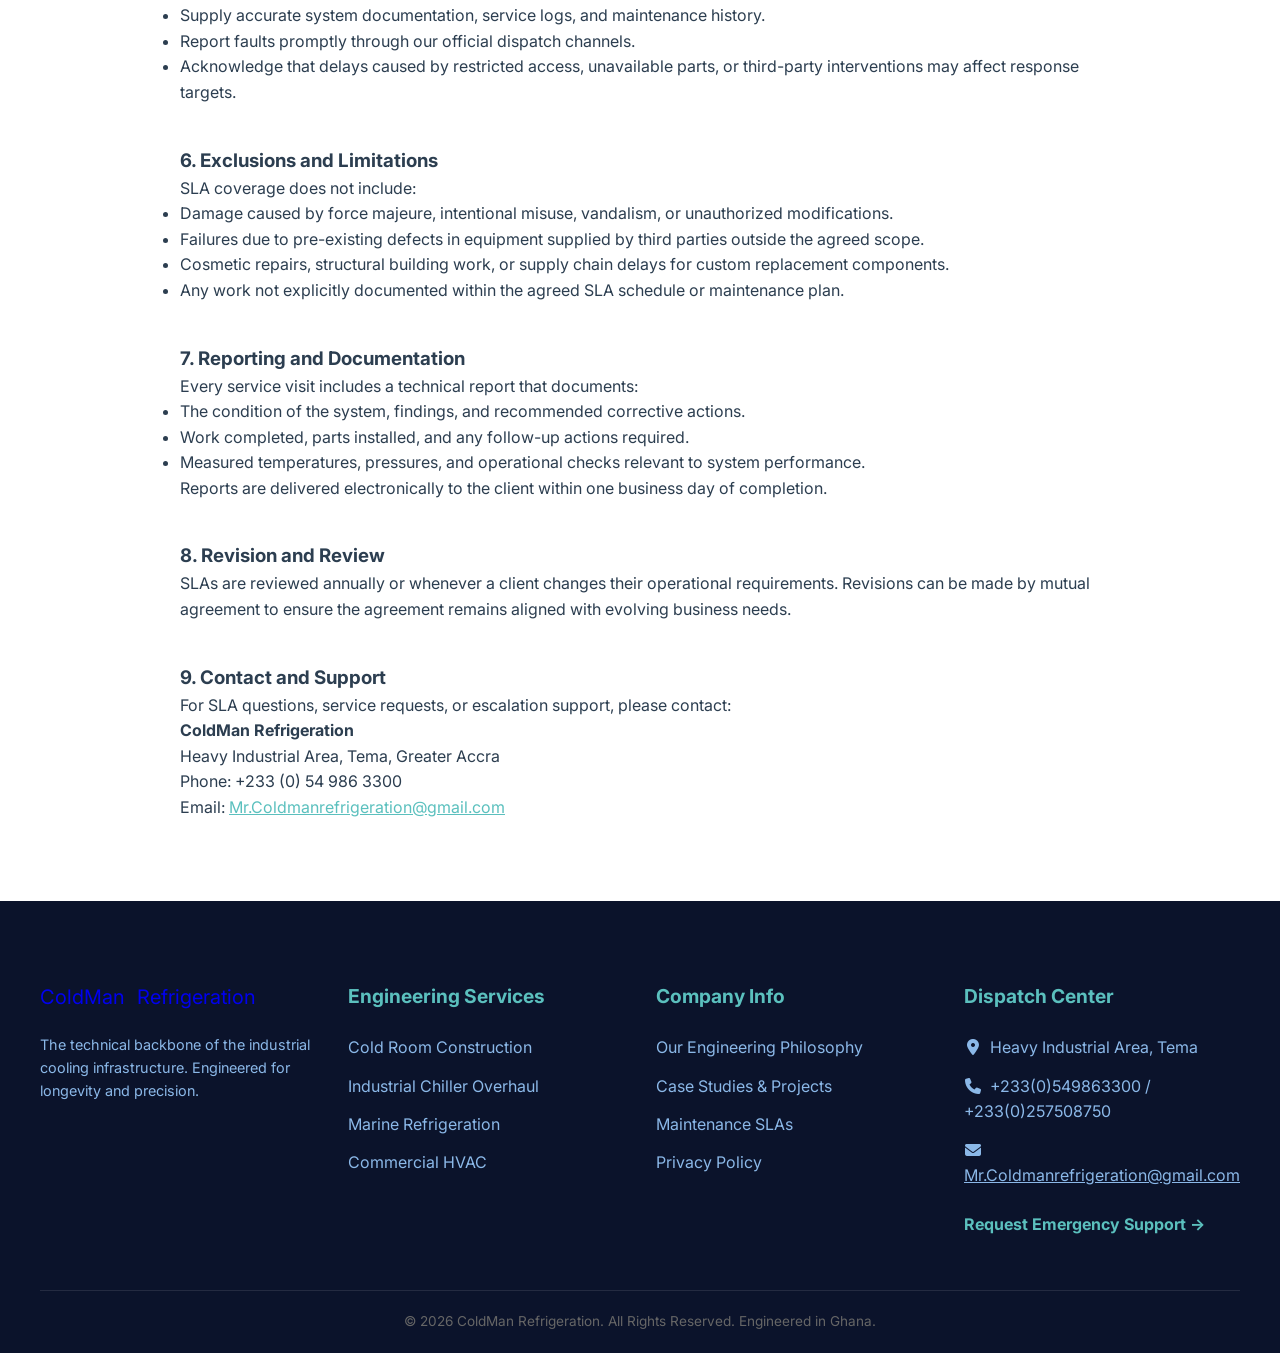
<file: terms.html>
<!DOCTYPE html>
<html lang="en">

<head>
    <meta charset="UTF-8">
    <meta name="viewport" content="width=device-width, initial-scale=1.0">
    <meta name="description"
        content="Maintenance SLAs for ColdMan Refrigeration, detailing service levels, response times, and scope of support for commercial refrigeration clients.">
    <title>Maintenance SLAs | ColdMan Refrigeration</title>
    <link rel="stylesheet" href="style.css">
    <link rel="stylesheet" href="https://cdnjs.cloudflare.com/ajax/libs/font-awesome/6.5.1/css/all.min.css">
</head>

<body style="background-color: #f5f9f9;">
    <header
        style="background-color: rgba(255, 255, 255, 0.98); backdrop-filter: blur(10px); position: sticky; width: 100%; top: 0; z-index: 1000; border-bottom: 1px solid rgba(0, 0, 0, 0.05); box-shadow: 0 4px 6px rgba(0,0,0,0.05);">
        <div class="nav-container"
            style="max-width: 1200px; margin: 0 auto; padding: 1rem 2rem; display: flex; justify-content: space-between; align-items: center; gap: 1.5rem;">
            <a href="index.html" class="logo logo-primary"
                style="color: #132d3a; font-size: 1.2rem; text-decoration: none; display: flex; align-items: center; gap: 0.75rem;">
                <svg style="width: 36px; height: 36px;" viewBox="0 0 24 24" fill="none" stroke="#f05b5e"
                    stroke-width="2" stroke-linecap="round" stroke-linejoin="round">
                    <path d="M12 2v20M17 5H9.5a3.5 3.5 0 0 0 0 7h5a3.5 3.5 0 0 1 0 7H6" />
                </svg>
                <span>ColdMan<span style="color: #0a8f98;">Refrigeration</span></span>
            </a>
            <nav class="nav-links" style="display: flex; gap: 2rem; flex: 1; justify-content: center;">
                <a href="index.html"
                    style="color: #1d3d49; text-decoration: none; font-weight: 600; font-size: 0.95rem;">Home</a>
                <a href="about.html"
                    style="color: #1d3d49; text-decoration: none; font-weight: 600; font-size: 0.95rem;">About</a>
                <a href="services.html"
                    style="color: #1d3d49; text-decoration: none; font-weight: 600; font-size: 0.95rem;">Services</a>
                <a href="projects.html"
                    style="color: #1d3d49; text-decoration: none; font-weight: 600; font-size: 0.95rem;">Projects</a>
                <a href="contact.html"
                    style="color: #1d3d49; text-decoration: none; font-weight: 600; font-size: 0.95rem;">Contact</a>
            </nav>
            <a href="contact.html"
                style="background-color: #f15f61; color: #ffffff; padding: 0.8rem 1.8rem; border-radius: 999px; text-decoration: none; font-weight: 800; text-transform: uppercase; font-size: 0.9rem; border: 2px solid #f15f61; cursor: pointer; white-space: nowrap;">Request
                Audit</a>
        </div>
    </header>

    <section
        style="background: linear-gradient(to right, rgba(11, 19, 43, 0.95), rgba(28, 37, 65, 0.8)), url('https://images.unsplash.com/photo-1516117172878-fd2c41f4a759?ixlib=rb-4.0.3&auto=format&fit=crop&w=1920&q=80') center/cover; display: flex; align-items: center; padding: 100px 2rem; color: white;">
        <div style="text-align: center;">
            <span
                style="background: #5BC0BE; color: #0b132b; padding: 8px 18px; border-radius: 24px; font-weight: 700; display: inline-block; margin-bottom: 20px; letter-spacing: 1px;">Commercial
                Service Guarantee</span>
            <h1 style="font-size: 3rem; font-weight: 800; margin-bottom: 1rem;">Maintenance SLAs</h1>
            <p style="font-size: 1.1rem; color: #c8fffb; max-width: 760px; margin: 0 auto;">Clear service levels for
                refrigeration and chilled system maintenance, emergency support, and preventative care.</p>
        </div>
    </section>

    <section style="padding: 80px 2rem; background-color: #ffffff;">
        <div style="max-width: 1200px; margin: 0 auto;">
            <div style="text-align: center; margin-bottom: 4rem;">
                <h2 style="font-size: 2.8rem; color: #0b132b; margin-bottom: 1rem;">Service Levels Designed for
                    Reliability</h2>
                <p style="color: #666; font-size: 1.1rem;">Our Service Level Agreements (SLAs) define expectations,
                    response targets, and the scope of support for commercial cooling systems.</p>
            </div>

            <div style="max-width: 920px; margin: 0 auto;">
                <article style="margin-bottom: 2.5rem;">
                    <h3 style="color: #0b132b;">1. Scope of Coverage</h3>
                    <p style="color: #333;">ColdMan Refrigeration SLAs cover the maintenance, repair, and emergency
                        support of commercial cold rooms, industrial chillers, vessel freezers, HVAC systems, and other
                        documented refrigeration assets.</p>
                    <p style="color: #333;">Coverage includes routine preventative maintenance, inspection of
                        refrigerant circuits, electrical diagnostics, compressor performance checks, and system
                        calibration.</p>
                </article>

                <article style="margin-bottom: 2.5rem;">
                    <h3>2. Response Times</h3>
                    <ul>
                        <li><strong>Emergency Response:</strong> 45 minutes from notification to dispatch for critical
                            failures affecting food safety, product integrity, or continuous production.</li>
                        <li><strong>Urgent Service:</strong> 4 business hours for high-priority faults that threaten
                            system performance but do not immediately endanger storage conditions.</li>
                        <li><strong>Standard Maintenance:</strong> 24 to 48 business hours for scheduled inspections,
                            routine repairs, and non-critical maintenance work.</li>
                    </ul>
                </article>

                <article style="margin-bottom: 2.5rem;">
                    <h3>3. Preventative Maintenance</h3>
                    <p>Preventative maintenance visits are scheduled quarterly or monthly, depending on asset
                        criticality. Each visit includes:</p>
                    <ul>
                        <li>Visual and thermal inspection of compressors, condensers, evaporators, and piping.</li>
                        <li>Refrigerant charge validation and leak detection.</li>
                        <li>Electrical safety checks, control system verification, and alarm testing.</li>
                        <li>Cleaning of heat exchange surfaces, fans, filters, and condensate removal systems.</li>
                    </ul>
                </article>

                <article style="margin-bottom: 2.5rem;">
                    <h3>4. Performance Targets</h3>
                    <p>Our core operating targets are engineered to preserve uptime and minimize operational risk.</p>
                    <ul>
                        <li><strong>System Availability:</strong> 99.9% uptime for covered refrigeration and chiller
                            systems where the scope is fully defined.</li>
                        <li><strong>First-Time Fix:</strong> 85% first-time fix rate on maintenance visits when parts
                            and system history are available.</li>
                        <li><strong>Service Accuracy:</strong> Complete and accurate service reports delivered within 24
                            hours of each visit.</li>
                    </ul>
                </article>

                <article style="margin-bottom: 2.5rem;">
                    <h3>5. Client Responsibilities</h3>
                    <p>To maintain SLA validity, the client must:</p>
                    <ul>
                        <li>Provide timely access to refrigeration equipment, control rooms, and facility areas.</li>
                        <li>Supply accurate system documentation, service logs, and maintenance history.</li>
                        <li>Report faults promptly through our official dispatch channels.</li>
                        <li>Acknowledge that delays caused by restricted access, unavailable parts, or third-party
                            interventions may affect response targets.</li>
                    </ul>
                </article>

                <article style="margin-bottom: 2.5rem;">
                    <h3>6. Exclusions and Limitations</h3>
                    <p>SLA coverage does not include:</p>
                    <ul>
                        <li>Damage caused by force majeure, intentional misuse, vandalism, or unauthorized
                            modifications.</li>
                        <li>Failures due to pre-existing defects in equipment supplied by third parties outside the
                            agreed scope.</li>
                        <li>Cosmetic repairs, structural building work, or supply chain delays for custom replacement
                            components.</li>
                        <li>Any work not explicitly documented within the agreed SLA schedule or maintenance plan.</li>
                    </ul>
                </article>

                <article style="margin-bottom: 2.5rem;">
                    <h3>7. Reporting and Documentation</h3>
                    <p>Every service visit includes a technical report that documents:</p>
                    <ul>
                        <li>The condition of the system, findings, and recommended corrective actions.</li>
                        <li>Work completed, parts installed, and any follow-up actions required.</li>
                        <li>Measured temperatures, pressures, and operational checks relevant to system performance.
                        </li>
                    </ul>
                    <p>Reports are delivered electronically to the client within one business day of completion.</p>
                </article>

                <article style="margin-bottom: 2.5rem;">
                    <h3>8. Revision and Review</h3>
                    <p>SLAs are reviewed annually or whenever a client changes their operational requirements. Revisions
                        can be made by mutual agreement to ensure the agreement remains aligned with evolving business
                        needs.</p>
                </article>

                <article>
                    <h3>9. Contact and Support</h3>
                    <p>For SLA questions, service requests, or escalation support, please contact:</p>
                    <p><strong>ColdMan Refrigeration</strong><br>
                        Heavy Industrial Area, Tema, Greater Accra<br>
                        Phone: +233 (0) 54 986 3300<br>
                        Email: <a href="mailto:Mr.Coldmanrefrigeration@gmail.com"
                            style="color: var(--highlight);">Mr.Coldmanrefrigeration@gmail.com</a></p>
                </article>
            </div>
    </section>

    <footer class="fat-footer">
        <div class="container grid-4 footer-top">
            <div style="grid-column: span 1;">
                <a href="index.html" class="logo" style="margin-bottom: 20px;">ColdMan<span>Refrigeration</span></a>
                <p style="color: var(--text-muted); font-size: 0.9rem;">The technical backbone of the industrial cooling
                    infrastructure. Engineered for longevity and precision.</p>
            </div>

            <div class="footer-lists">
                <h4>Engineering Services</h4>
                <ul>
                    <li><a href="services.html#coldrooms">Cold Room Construction</a></li>
                    <li><a href="services.html#chillers">Industrial Chiller Overhaul</a></li>
                    <li><a href="services.html#marine">Marine Refrigeration</a></li>
                    <li><a href="services.html#hvac">Commercial HVAC</a></li>
                </ul>
            </div>

            <div class="footer-lists">
                <h4>Company Info</h4>
                <ul>
                    <li><a href="about.html">Our Engineering Philosophy</a></li>
                    <li><a href="projects.html">Case Studies & Projects</a></li>
                    <li><a href="terms.html">Maintenance SLAs</a></li>
                    <li><a href="privacy.html">Privacy Policy</a></li>
                </ul>
            </div>

            <div class="footer-lists">
                <h4>Dispatch Center</h4>
                <ul>
                    <li style="color: var(--text-muted);"><i class="fa-solid fa-location-dot inline-icon"></i>Heavy
                        Industrial Area, Tema</li>
                    <li style="color: var(--text-muted);"><i class="fa-solid fa-phone inline-icon"></i>+233(0)549863300
                        / +233(0)257508750</li>
                    <li style="color: var(--text-muted);"><i class="fa-solid fa-envelope inline-icon"></i><a
                            href="mailto:Mr.Coldmanrefrigeration@gmail.com"
                            style="color: var(--text-muted); text-decoration: underline;">Mr.Coldmanrefrigeration@gmail.com</a>
                    </li>
                    <li><a href="contact.html"
                            style="color: var(--highlight); font-weight: bold; display: inline-block; margin-top: 10px;">Request
                            Emergency Support &rarr;</a></li>
                </ul>
            </div>
        </div>
        <div class="container text-center" style="font-size: 0.85rem; color: #666;">
            <p>&copy; 2026 ColdMan Refrigeration. All Rights Reserved. Engineered in Ghana.</p>
        </div>
    </footer>
</body>

</html>
</file>
<file: style.css>
/* ==========================================================================
   ColdMan Refrigeration - Master Stylesheet
   ========================================================================== */

@import url('https://fonts.googleapis.com/css2?family=Inter:wght@300;400;600;800&family=Roboto+Mono:wght@400;700&display=swap');

:root {
    /* Color Palette */
    --bg-dark: #0B132B;
    --bg-panel: #1C2541;
    --accent-blue: #3A506B;
    --highlight: #5BC0BE;
    --highlight-hover: #4eb0ae;
    --text-light: #FFFFFF;
    --text-muted: #8bb8e8;
    --bg-light: #f4f7f6;
    --text-dark: #2c3e50;
    --danger: #e74c3c;
    --success: #2ecc71;

    /* Typography */
    --font-primary: 'Inter', sans-serif;
    --font-mono: 'Roboto Mono', monospace;

    /* Layout & Transitions */
    --transition: all 0.3s cubic-bezier(0.25, 0.8, 0.25, 1);
    --radius: 8px;
    --shadow-sm: 0 4px 6px rgba(0,0,0,0.05);
    --shadow-md: 0 10px 30px rgba(0,0,0,0.1);
}

    /* --- Freezing / Frost Theme (apply by adding `freeze-theme` to the body) --- */
    .freeze-theme {
        --bg-dark: #071428;
        --bg-panel: #0f2a3f;
        --accent-blue: #5fb6d6;
        --highlight: #bfeefb;
        --highlight-hover: #9fe4f3;
        --text-light: #f7feff;
        --text-muted: #9fcbe0;
        --bg-light: #eaf6fb;
    }

    /* Subtle frost vignette when freeze-theme is active */
    .freeze-theme body::before,
    .freeze-theme::before {
        content: '';
        position: fixed;
        inset: 0;
        pointer-events: none;
        background-image: radial-gradient(ellipse at top left, rgba(255,255,255,0.03), transparent 25%), radial-gradient(ellipse at bottom right, rgba(255,255,255,0.02), transparent 20%);
        mix-blend-mode: screen;
        z-index: 9998;
    }

/* --- Base Reset & Accessibility --- */
*, *::before, *::after {
    margin: 0;
    padding: 0;
    box-sizing: border-box;
}

html {
    scroll-behavior: smooth;
}

body {
    font-family: var(--font-primary);
    background-color: var(--bg-light);
    color: var(--text-dark);
    line-height: 1.6;
    overflow-x: hidden;
}

/* Custom Scrollbar */
::-webkit-scrollbar { width: 10px; }
::-webkit-scrollbar-track { background: var(--bg-light); }
::-webkit-scrollbar-thumb { background: var(--accent-blue); border-radius: 5px; }
::-webkit-scrollbar-thumb:hover { background: var(--bg-panel); }

/* --- Topbar & Navigation --- */
.topbar {
    background-color: var(--bg-dark);
    color: var(--text-muted);
    font-size: 0.85rem;
    padding: 8px 2rem;
    display: flex;
    justify-content: space-between;
    border-bottom: 1px solid rgba(255,255,255,0.05);
}

header {
    background-color: rgba(28, 37, 65, 0.98);
    backdrop-filter: blur(10px);
    position: sticky;
    width: 100%;
    top: 0;
    z-index: 1000;
    border-bottom: 1px solid rgba(255, 255, 255, 0.1);
    box-shadow: var(--shadow-sm);
}

.nav-container {
    max-width: 1200px;
    margin: 0 auto;
    padding: 1rem 2rem;
    display: flex;
    justify-content: space-between;
    align-items: center;
    gap: 1.5rem;
}

/* --- Logo Styling --- */
.logo {
    display: flex;
    align-items: center;
    gap: 0.75rem;
    text-decoration: none;
    transition: var(--transition);
    flex-shrink: 0;
}

.logo-primary {
    font-size: 1.8rem;
    font-weight: 800;
    color: var(--text-light);
    letter-spacing: -0.5px;
}

.logo:hover {
    opacity: 0.9;
    transform: translateY(-2px);
}

.logo-icon {
    width: 36px;
    height: 36px;
    flex-shrink: 0;
    display: flex;
    align-items: center;
    justify-content: center;
}

.logo-text {
    display: flex;
    align-items: center;
    white-space: nowrap;
}

.logo-accent {
    color: var(--highlight);
    margin-left: 0.3rem;
}

/* Image-based logo support */
.header-logo {
    max-height: 80px;
    width: auto;
    height: auto;
    object-fit: contain;
    display: block;
    flex-shrink: 0;
}

.nav-links {
    display: flex;
    gap: 2.5rem;
}

.nav-links a {
    color: var(--text-light);
    text-decoration: none;
    font-weight: 600;
    font-size: 0.95rem;
    text-transform: uppercase;
    letter-spacing: 1px;
    position: relative;
    transition: var(--transition);
}

.nav-links a::after {
    content: '';
    position: absolute;
    width: 0;
    height: 2px;
    bottom: -5px;
    left: 0;
    background-color: var(--highlight);
    transition: var(--transition);
}

.nav-links a:hover::after, .nav-links a.active::after { width: 100%; }
.nav-links a:hover, .nav-links a.active { color: var(--highlight); }

/* --- Buttons --- */
.btn-primary {
    background-color: var(--highlight);
    color: var(--bg-dark);
    padding: 0.8rem 1.8rem;
    border-radius: var(--radius);
    text-decoration: none;
    font-weight: 800;
    text-transform: uppercase;
    font-size: 0.9rem;
    transition: var(--transition);
    border: 2px solid var(--highlight);
    cursor: pointer;
    display: inline-block;
}

.btn-primary:hover {
    background-color: transparent;
    color: var(--highlight);
    transform: translateY(-2px);
    box-shadow: 0 4px 15px rgba(91, 192, 190, 0.3);
}

.btn-secondary {
    background-color: transparent;
    color: var(--text-light);
    padding: 0.8rem 1.8rem;
    border-radius: var(--radius);
    text-decoration: none;
    font-weight: 800;
    text-transform: uppercase;
    border: 2px solid var(--text-light);
    transition: var(--transition);
}

.btn-secondary:hover {
    background-color: var(--text-light);
    color: var(--bg-dark);
}
.inline-icon {
    display: inline-block;
    width: 1.1rem;
    margin-right: 0.5rem;
    text-align: center;
}
/* --- Layout & Utilities --- */
.section-padding { padding: 100px 2rem; }
.section-padding { padding: 80px 2rem; }
.container { max-width: 1200px; margin: 0 auto; }
.text-center { text-align: center; }
.mt-2 { margin-top: 2rem; }
.mb-2 { margin-bottom: 2rem; }

.section-header {
    text-align: center;
    margin-bottom: 4rem;
    max-width: 800px;
    margin-left: auto;
    margin-right: auto;
}

.section-header h2 {
    font-size: 2.8rem;
    color: var(--bg-dark);
    margin-bottom: 1rem;
    position: relative;
    padding-bottom: 15px;
}

.section-header h2::after {
    content: '';
    position: absolute;
    bottom: 0;
    left: 50%;
    transform: translateX(-50%);
    width: 60px;
    height: 4px;
    background-color: var(--highlight);
}

/* --- Grids & Cards --- */
.grid-2 { display: grid; grid-template-columns: repeat(2, 1fr); gap: 3rem; }
.grid-3 { display: grid; grid-template-columns: repeat(auto-fit, minmax(320px, 1fr)); gap: 2.5rem; align-items: start; justify-items: stretch; }
.grid-4 { display: grid; grid-template-columns: repeat(auto-fit, minmax(250px, 1fr)); gap: 2rem; }

.project-image-wrapper {
    overflow: hidden;
    border-radius: var(--radius);
    position: relative;
}

.project-image-wrapper img {
    width: 100%;
    height: auto;
    display: block;
    object-fit: cover;
}

.services-grid {
    display: flex;
    gap: 50px;
    align-items: flex-start;
}

.service-card {
    background: #ffffff;
    padding: 3rem 2rem;
    border-radius: var(--radius);
    box-shadow: var(--shadow-sm);
    transition: var(--transition);
    border-bottom: 4px solid transparent;
    height: 100%;
    display: flex;
    flex-direction: column;
}

.service-card:hover {
    transform: translateY(-10px);
    border-bottom: 4px solid var(--highlight);
    box-shadow: var(--shadow-md);
}

.service-icon {
    font-size: 3.5rem;
    margin-bottom: 1.5rem;
    color: var(--accent-blue);
}

/* --- Service Cards with Images --- */
.service-card-with-image {
    padding: 0;
    overflow: hidden;
    display: flex;
    flex-direction: column;
}

.service-image-wrapper {
    width: 100%;
    height: 200px;
    overflow: hidden;
    border-radius: var(--radius) var(--radius) 0 0;
    display: flex;
    align-items: center;
    justify-content: center;
    background: linear-gradient(to bottom, rgba(11, 19, 43, 0.3), rgba(11, 19, 43, 0.5));
}

.service-image-wrapper img {
    width: 100%;
    height: 100%;
    object-fit: cover;
    transition: var(--transition);
}

.service-card-with-image:hover .service-image-wrapper img {
    transform: scale(1.08);
}

.service-card-with-image h3,
.service-card-with-image p,
.service-card-with-image a {
    padding-left: 2rem;
    padding-right: 2rem;
}

.service-card-with-image h3 {
    padding-top: 1.5rem;
    padding-bottom: 0.5rem;
}

.service-card-with-image p {
    padding-bottom: 0;
}

.service-card-with-image a {
    padding-bottom: 2rem;
}

/* --- Tables (For Technical Specs) --- */
.tech-table {
    width: 100%;
    border-collapse: collapse;
    margin: 2rem 0;
    background: white;
    box-shadow: var(--shadow-sm);
    border-radius: var(--radius);
    overflow: hidden;
}

.tech-table th, .tech-table td {
    padding: 15px 20px;
    text-align: left;
    border-bottom: 1px solid #eee;
}

.tech-table th {
    background-color: var(--bg-dark);
    color: white;
    font-weight: 600;
}

.tech-table tr:hover { background-color: #f9fcfb; }

/* --- Fat Footer --- */
.fat-footer {
    background-color: var(--bg-dark);
    color: var(--text-light);
    padding: 80px 2rem 20px;
}

.footer-top { border-bottom: 1px solid rgba(255,255,255,0.1); padding-bottom: 40px; margin-bottom: 20px; }
.footer-lists h4 { color: var(--highlight); margin-bottom: 1.5rem; font-size: 1.2rem; }
.footer-lists ul { list-style: none; }
.footer-lists li { margin-bottom: 0.8rem; }
.footer-lists a { color: var(--text-muted); text-decoration: none; transition: var(--transition); }
.footer-lists a:hover { color: var(--highlight); padding-left: 5px; }

/* Ensure footer columns are equal width and content wraps correctly */
.fat-footer .grid-4 { grid-template-columns: repeat(4, 1fr); }
.fat-footer .grid-4 > div { min-width: 0; }
.fat-footer .logo { font-size: 1.25rem; margin-bottom: 0.6rem; }

/* --- Hero Slider --- */
.hero-slider {
    position: absolute;
    top: 0;
    left: 0;
    width: 100%;
    height: 100%;
    z-index: 1;
}
    .hero-slider {
        position: absolute;
        top: 0;
        left: 0;
        width: 100%;
        height: 100%;
        z-index: 0;
    }

.hero-slide {
    position: absolute;
    top: 0;
    left: 0;
    width: 100%;
    height: 100%;
    object-fit: cover;
    opacity: 0;
    transition: opacity 1s ease-in-out;
}
    .hero-slide {
        position: absolute;
        top: 0;
        left: 0;
        width: 100%;
        height: 100%;
        opacity: 0;
        transition: opacity 1s ease-in-out;
        background-size: cover;
        background-position: center;
    }

.hero-slide.active {
    opacity: 1;
}

.hero-overlay {
    position: absolute;
    top: 0;
    left: 0;
    width: 100%;
    height: 100%;
    background: linear-gradient(to right, rgba(11, 19, 43, 0.95), rgba(28, 37, 65, 0.8));
    z-index: 1;
}
    .hero-overlay {
        position: absolute;
        top: 0;
        left: 0;
        width: 100%;
        height: 100%;
        background: linear-gradient(to right, rgba(11, 19, 43, 0.95), rgba(28, 37, 65, 0.8));
        z-index: 1;
        pointer-events: none;
    }

    /* Base hero layout: prefer CSS-based backgrounds; inline styles still work */
    .hero {
        min-height: 72vh;
        position: relative;
        display: flex;
        align-items: center;
        overflow: hidden;
        background-size: cover;
        background-position: center;
        background-repeat: no-repeat;
        padding-top: 3.5rem;
        padding-bottom: 3.5rem;
    }
    .hero .container { position: relative; z-index: 2; }

/* --- Animations --- */
@keyframes fadeIn {
    from { opacity: 0; transform: translateY(20px); }
    to { opacity: 1; transform: translateY(0); }
}

.animate-fade-in {
    animation: fadeIn 1s cubic-bezier(0.25, 0.8, 0.25, 1) forwards;
}

/* --- Mockup-Inspired Homepage --- */
.home-shell {
    background:
        radial-gradient(circle at 18% 12%, rgba(255,255,255,0.24), transparent 22%),
        linear-gradient(115deg, #43beb8 0%, #35aeb4 46%, #f16661 46%, #fb7b63 100%);
    min-height: 100vh;
}

.mockup-stage {
    padding: 3.5rem 1.25rem;
}

.site-frame {
    max-width: 1180px;
    margin: 0 auto;
    overflow: hidden;
    border-radius: 28px;
    background: #e8fbf8;
    border: 1px solid rgba(255,255,255,0.56);
    box-shadow: 0 38px 90px rgba(10, 42, 59, 0.28), inset 0 0 0 1px rgba(255,255,255,0.35);
}

.home-header {
    position: relative;
    top: auto;
    background: #ffffff;
    border-bottom: 0;
    box-shadow: 0 12px 24px rgba(34, 92, 104, 0.08);
}

.home-nav {
    max-width: none;
    padding: 1rem 2rem;
}

.home-nav .logo-primary {
    color: #132d3a;
    font-size: 1.15rem;
    letter-spacing: 0;
}

.home-nav .logo-icon {
    width: 30px;
    height: 30px;
    stroke: #f05b5e;
}

.home-nav .nav-links {
    gap: 1.6rem;
}

.home-nav .nav-links a {
    color: #1d3d49;
    font-size: 0.8rem;
    letter-spacing: 0;
    text-transform: none;
}

.home-nav .nav-links a:hover,
.home-nav .nav-links a.active {
    color: #0b8e97;
}

.home-nav .nav-links a::after {
    background-color: #0b8e97;
}

.home-nav .nav-cta {
    border-radius: 999px;
    padding: 0.65rem 1.25rem;
    text-transform: none;
    font-size: 0.82rem;
}

.home-hero {
    position: relative;
    min-height: 520px;
    display: flex;
    align-items: center;
    padding: 4rem 8%;
    color: #ffffff;
    background:
        linear-gradient(90deg, rgba(6, 54, 71, 0.92) 0%, rgba(6, 87, 92, 0.75) 43%, rgba(8, 62, 76, 0.08) 100%),
        url('https://images.unsplash.com/photo-1518005020951-eccb494ad742?auto=format&fit=crop&w=1800&q=80') right center/cover;
}

.home-hero::after {
    content: '';
    position: absolute;
    inset: auto 0 0 0;
    height: 42px;
    background: #e8fbf8;
    border-radius: 0 0 0 42px;
}

.hero-copy {
    position: relative;
    z-index: 2;
    max-width: 560px;
}

.hero-kicker {
    display: inline-flex;
    align-items: center;
    margin-bottom: 1.2rem;
    padding: 0.45rem 0.85rem;
    border-radius: 999px;
    background: rgba(255,255,255,0.13);
    color: #c8fffb;
    font-size: 0.78rem;
    font-weight: 800;
}

.hero-copy h1 {
    font-size: clamp(2.8rem, 6vw, 5rem);
    line-height: 0.98;
    margin-bottom: 1rem;
    max-width: 520px;
}

.hero-copy p {
    max-width: 500px;
    margin-bottom: 1.7rem;
    color: rgba(255,255,255,0.82);
    font-size: 1rem;
}

.hero-actions {
    display: flex;
    align-items: center;
    gap: 1rem;
    flex-wrap: wrap;
}

.hero-actions .btn-primary {
    background: #f15f61;
    border-color: #f15f61;
    color: #ffffff;
    border-radius: 999px;
    text-transform: none;
    box-shadow: 0 12px 26px rgba(241, 95, 97, 0.28);
}

.hero-play {
    color: #ffffff;
    text-decoration: none;
    font-weight: 800;
    display: inline-flex;
    align-items: center;
    gap: 0.55rem;
}

.hero-play i {
    width: 34px;
    height: 34px;
    border-radius: 50%;
    display: inline-grid;
    place-items: center;
    color: #f15f61;
    background: #ffffff;
    font-size: 0.75rem;
}

.hero-rating {
    position: absolute;
    right: 2.3rem;
    bottom: 2.1rem;
    z-index: 3;
    width: 82px;
    height: 82px;
    border-radius: 50%;
    background: #ffffff;
    color: #0a8f98;
    display: grid;
    place-items: center;
    align-content: center;
    box-shadow: 0 20px 45px rgba(16, 59, 72, 0.18);
}

.hero-rating strong {
    font-size: 1.5rem;
    line-height: 1;
}

.hero-rating span {
    color: #566d73;
    font-size: 0.72rem;
    font-weight: 800;
}

.audit-bar {
    position: relative;
    z-index: 4;
    max-width: 860px;
    margin: -42px auto 0;
    padding: 1rem;
    display: grid;
    grid-template-columns: 1fr 1fr 1fr 110px auto;
    gap: 0.75rem;
    align-items: center;
    background: #ffffff;
    border-radius: 10px;
    box-shadow: 0 24px 50px rgba(15, 91, 100, 0.16);
}

.audit-bar label,
.audit-score {
    min-height: 58px;
    padding: 0.6rem 0.75rem;
    border-radius: 8px;
    background: #f7fbfb;
    display: flex;
    flex-direction: column;
    justify-content: center;
    gap: 0.22rem;
}

.audit-bar span,
.audit-score span {
    color: #5d777d;
    font-size: 0.72rem;
    font-weight: 800;
}

.audit-bar select {
    width: 100%;
    border: 0;
    background: transparent;
    color: #152e38;
    font: inherit;
    font-weight: 800;
    outline: 0;
}

.audit-score strong {
    color: #0b8e97;
    font-size: 1.25rem;
    line-height: 1;
}

.audit-bar button {
    border-radius: 999px;
    text-transform: none;
    padding: 0.75rem 1.15rem;
}

.featured-strip {
    padding: 3.2rem 8% 3.8rem;
}

.section-title-row {
    display: flex;
    align-items: end;
    justify-content: space-between;
    gap: 1rem;
    margin-bottom: 1.5rem;
}

.section-title-row h2 {
    color: #142f3a;
    font-size: clamp(1.5rem, 3vw, 2rem);
}

.dot-nav {
    display: flex;
    gap: 0.45rem;
}

.dot-nav span {
    width: 9px;
    height: 9px;
    border-radius: 50%;
    background: #1a9aa1;
    opacity: 0.5;
}

.dot-nav span:first-child {
    background: #14313c;
    opacity: 1;
}

.featured-grid {
    display: grid;
    grid-template-columns: repeat(3, 1fr);
    gap: 1.1rem;
}

.mini-card {
    overflow: hidden;
    border-radius: 8px;
    background: #ffffff;
    box-shadow: 0 14px 34px rgba(22, 95, 102, 0.13);
}

.mini-card img {
    width: 100%;
    height: 170px;
    display: block;
    object-fit: cover;
}

.mini-card div {
    padding: 1rem;
}

.mini-card h3 {
    color: #152f39;
    font-size: 1rem;
    margin-bottom: 0.4rem;
}

.mini-card p {
    color: #667a80;
    font-size: 0.86rem;
    line-height: 1.5;
    margin-bottom: 0.8rem;
}

.mini-card span {
    display: inline-flex;
    align-items: center;
    gap: 0.45rem;
    color: #0b8e97;
    font-weight: 800;
    font-size: 0.82rem;
}

.promise-panel {
    padding: 4rem 8%;
    display: grid;
    grid-template-columns: minmax(0, 1.1fr) minmax(280px, 0.9fr);
    gap: 3rem;
    align-items: start;
    background: #f9ffff;
}

.promise-copy span {
    color: #f15f61;
    font-weight: 800;
}

.promise-copy h2 {
    max-width: 560px;
    color: #122e38;
    font-size: clamp(2rem, 4vw, 3.25rem);
    line-height: 1.02;
    margin: 0.35rem 0 1rem;
}

.promise-copy p {
    max-width: 560px;
    color: #526d74;
}

.promise-list {
    display: grid;
    gap: 1.3rem;
}

.promise-list article {
    display: grid;
    grid-template-columns: 52px 1fr;
    gap: 1rem;
    align-items: start;
}

.promise-list i {
    width: 52px;
    height: 52px;
    border-radius: 50%;
    display: grid;
    place-items: center;
    background: #f15f61;
    color: #ffffff;
}

.promise-list article:nth-child(2) i {
    background: #1aa7a5;
}

.promise-list h3 {
    color: #193641;
    margin-bottom: 0.3rem;
}

.promise-list p {
    color: #60767c;
    font-size: 0.92rem;
}

.gallery-band {
    padding: 3rem 8% 4.5rem;
    display: grid;
    grid-template-columns: 1fr 1fr 1fr;
    gap: 1.1rem;
    background: #f9ffff;
}

.gallery-band img,
.feature-tile {
    min-height: 210px;
    border-radius: 8px;
}

.gallery-band img {
    width: 100%;
    height: 100%;
    object-fit: cover;
    box-shadow: 0 14px 30px rgba(22, 95, 102, 0.12);
}

.teal-tile {
    grid-row: span 2;
    padding: 2.3rem;
    color: #ffffff;
    background: linear-gradient(145deg, #0d7880, #1eb3b0);
    display: flex;
    flex-direction: column;
    justify-content: center;
}

.teal-tile h2 {
    font-size: 2rem;
    line-height: 1.05;
    margin-bottom: 1rem;
}

.teal-tile p {
    color: rgba(255,255,255,0.84);
    margin-bottom: 1.4rem;
}

.teal-tile a {
    color: #ffffff;
    font-weight: 800;
    text-decoration: none;
}

.home-footer {
    padding: 1.4rem 8%;
    display: flex;
    justify-content: space-between;
    gap: 1rem;
    color: #d8fcfa;
    background: #0b132b;
    font-size: 0.9rem;
}

.home-footer a {
    color: #5bc0be;
    text-decoration: none;
    font-weight: 800;
}

/* --- Responsive Media Queries --- */
@media (max-width: 992px) {
    .logo-primary { font-size: 1.5rem; }
    .logo-icon { width: 32px; height: 32px; }
    .header-logo { max-height: 58px; }
    .grid-2, .grid-3, .grid-4 { grid-template-columns: 1fr; }
    .section-padding { padding: 70px 1.5rem; }
    .hero { min-height: 65vh; }
    .hero h1 { font-size: 3rem !important; max-width: 100% !important; }
    .hero p { font-size: 1rem !important; max-width: 100% !important; }
    .service-card { padding: 2rem 1.5rem; }
    .service-card h3 { font-size: 1.4rem; }
    .tech-table th, .tech-table td { padding: 12px 14px; }
    .mockup-stage { padding: 1.25rem; }
    .site-frame { border-radius: 20px; }
    .home-nav { flex-wrap: wrap; }
    .home-nav .nav-links { order: 3; width: 100%; justify-content: center; }
    .home-hero { min-height: 470px; padding: 3.2rem 6%; }
    .audit-bar { grid-template-columns: repeat(2, 1fr); max-width: calc(100% - 2rem); }
    .audit-bar button { width: 100%; }
    .featured-grid,
    .promise-panel,
    .gallery-band { grid-template-columns: 1fr; }
    .teal-tile { grid-row: auto; }
}

@media (max-width: 768px) {
    .topbar {
        flex-direction: column;
        text-align: center;
        gap: 10px;
        padding: 12px 1rem;
    }

    header .nav-container {
        flex-direction: column;
        align-items: stretch;
        gap: 1rem;
        padding: 1rem;
    }

    .logo-primary {
        font-size: 1.3rem;
        justify-content: center;
    }

    .logo-icon { width: 28px; height: 28px; }
    
    .header-logo { max-height: 55px; }

    .logo {
        justify-content: center;
        width: 100%;
    }

    .nav-links {
        display: flex;
        flex-wrap: wrap;
        justify-content: center;
        gap: 0.5rem;
        width: 100%;
        padding: 0;
        margin: 0;
    }

    .nav-links a {
        font-size: 0.9rem;
        padding: 0.55rem 0.75rem;
        border-radius: 999px;
        background: rgba(255,255,255,0.08);
        white-space: nowrap;
    }

    .nav-links a:hover,
    .nav-links a.active {
        background: rgba(91, 192, 190, 0.15);
    }

    .btn-primary,
    .btn-secondary {
        width: 100%;
        text-align: center;
        padding-left: 0;
        padding-right: 0;
    }

    .section-header h2 { font-size: 2rem; }
    .section-header { margin-bottom: 2.5rem; }

    .hero { min-height: 60vh; padding-top: 1rem; padding-bottom: 1rem; }
    .hero-overlay { background: linear-gradient(to top, rgba(11, 19, 43, 0.95), rgba(28, 37, 65, 0.6)); }

    .hero .container { padding: 0 1rem; }
    .hero h1,
    .hero p,
    .section-header p,
    .service-card p,
    .footer-lists li {
        word-break: break-word;
        overflow-wrap: break-word;
    }

    .grid-3 { grid-template-columns: 1fr; gap: 2rem; }
    .grid-3 > article { align-self: stretch; }
    .services-grid { flex-direction: column; gap: 1.5rem; }

    .service-image-wrapper { height: 180px; }

    .fat-footer .grid-4 { grid-template-columns: 1fr; gap: 1.5rem; }
    .fat-footer { padding: 60px 1rem 20px; }
    .footer-top { display: grid; grid-template-columns: 1fr; gap: 2rem; border-bottom: none; padding-bottom: 0; margin-bottom: 0; }
    .fat-footer .logo { margin-bottom: 0.75rem; }
    .home-shell .nav-container {
        align-items: center;
    }
    .home-nav .nav-links a {
        color: #16333e;
        background: #edf8f7;
    }
    .home-nav .btn-primary {
        width: auto;
        align-self: center;
        padding-left: 1.2rem;
        padding-right: 1.2rem;
    }
    .home-hero {
        min-height: 560px;
        align-items: flex-start;
        padding-top: 3rem;
        background:
            linear-gradient(180deg, rgba(6, 54, 71, 0.94) 0%, rgba(6, 87, 92, 0.78) 54%, rgba(8, 62, 76, 0.18) 100%),
            url('https://images.unsplash.com/photo-1518005020951-eccb494ad742?auto=format&fit=crop&w=1200&q=80') center bottom/cover;
    }
    .hero-rating {
        right: 1rem;
        bottom: 1.2rem;
    }
    .audit-bar {
        margin-top: 1rem;
        grid-template-columns: 1fr;
    }
    .section-title-row,
    .home-footer {
        align-items: flex-start;
        flex-direction: column;
    }
    .featured-strip,
    .promise-panel,
    .gallery-band {
        padding-left: 1rem;
        padding-right: 1rem;
    }
}

@media (max-width: 576px) {
    .logo-primary { font-size: 1.1rem; }
    .logo-icon { width: 24px; height: 24px; }
    .logo-text { font-size: 0.9rem; }
    .nav-links { gap: 0.4rem; }
    .nav-links a { font-size: 0.82rem; padding: 0.5rem 0.7rem; }
    .section-padding { padding: 55px 0.9rem; }
    .hero h1 { font-size: 2.2rem !important; line-height: 1.1; }
    .hero p { font-size: 0.95rem !important; }
    .section-header h2 { font-size: 1.8rem; }
    .grid-2, .grid-3, .grid-4 { gap: 1.25rem; }
    .service-card { padding: 1.3rem 1rem; }
    .service-card h3 { font-size: 1.25rem; }
    .service-image-wrapper { height: 160px; }
    .service-card-with-image h3,
    .service-card-with-image p,
    .service-card-with-image a { padding-left: 1rem; padding-right: 1rem; }
    .footer-lists h4 { font-size: 1.05rem; }
    .fat-footer { padding: 50px 0.9rem 20px; }
    .footer-top { gap: 1.25rem; }
    .footer-lists ul { padding-left: 0; }
}
</file>
